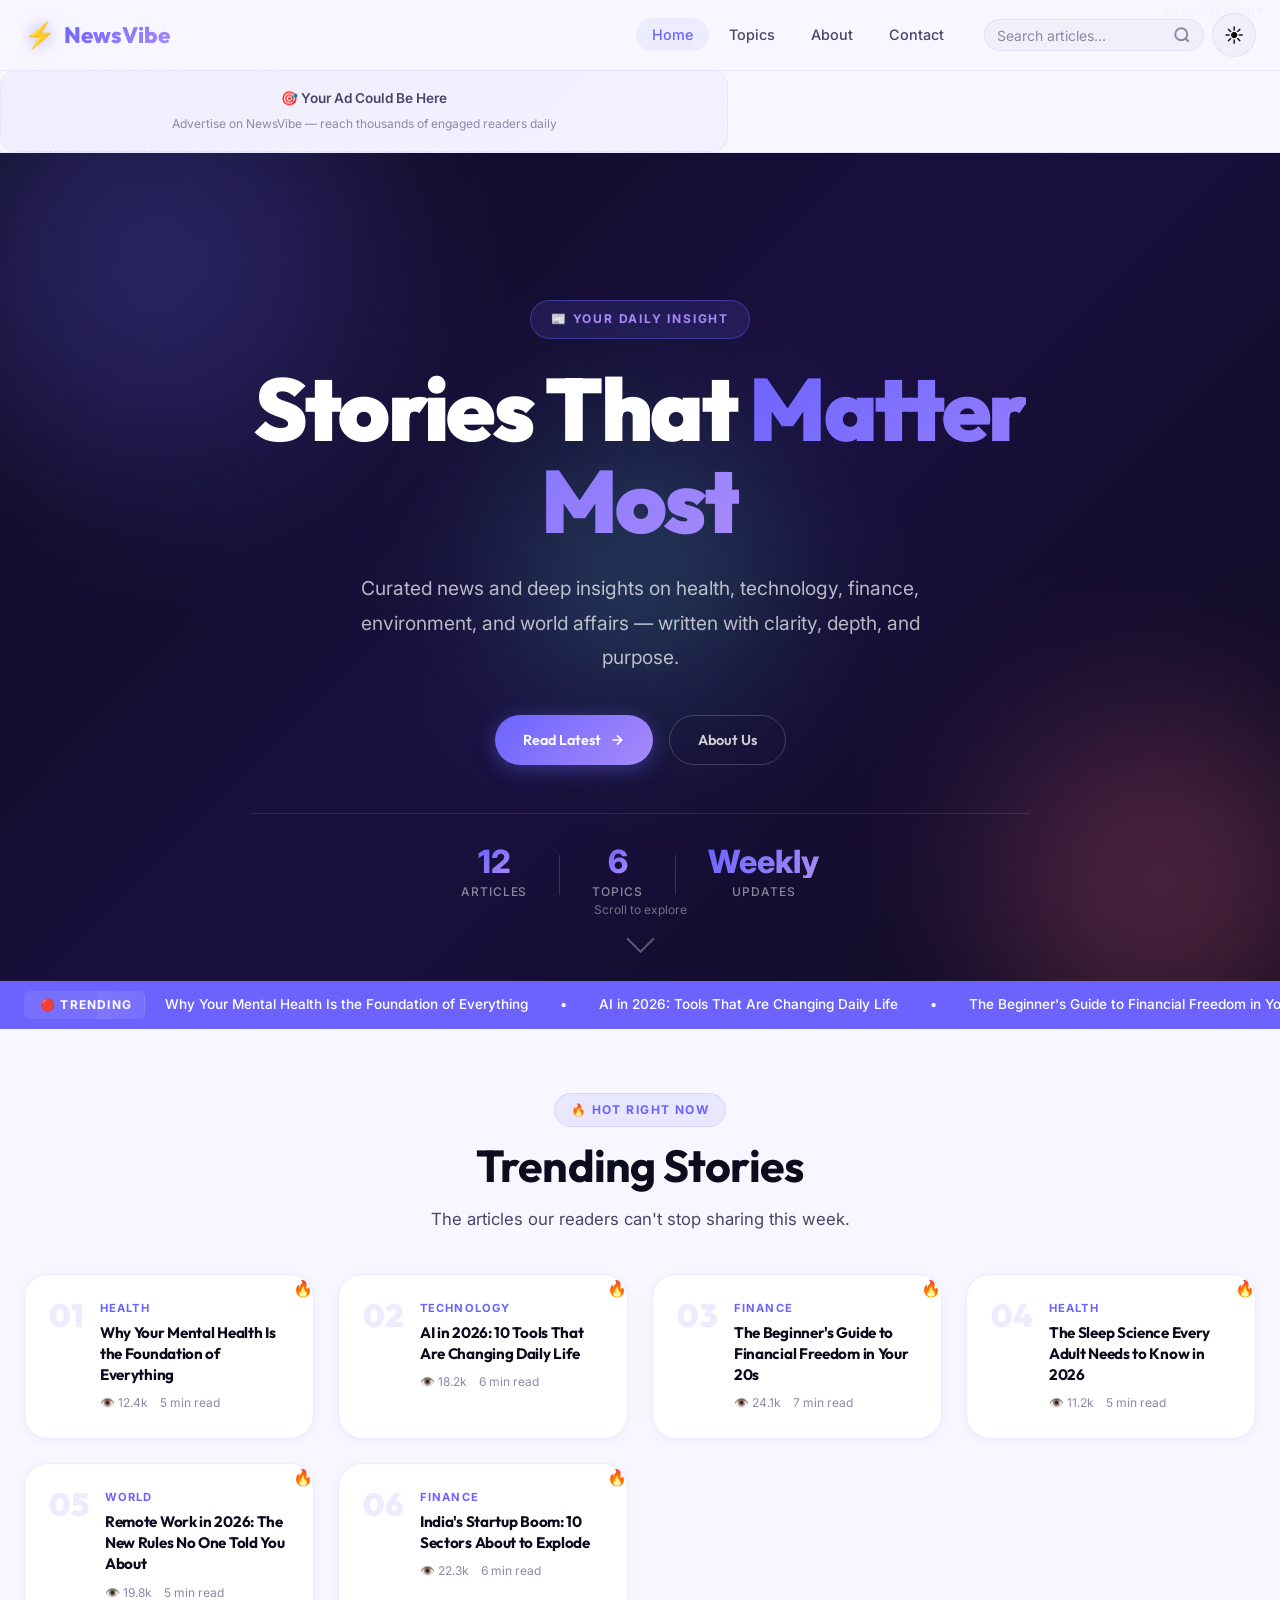
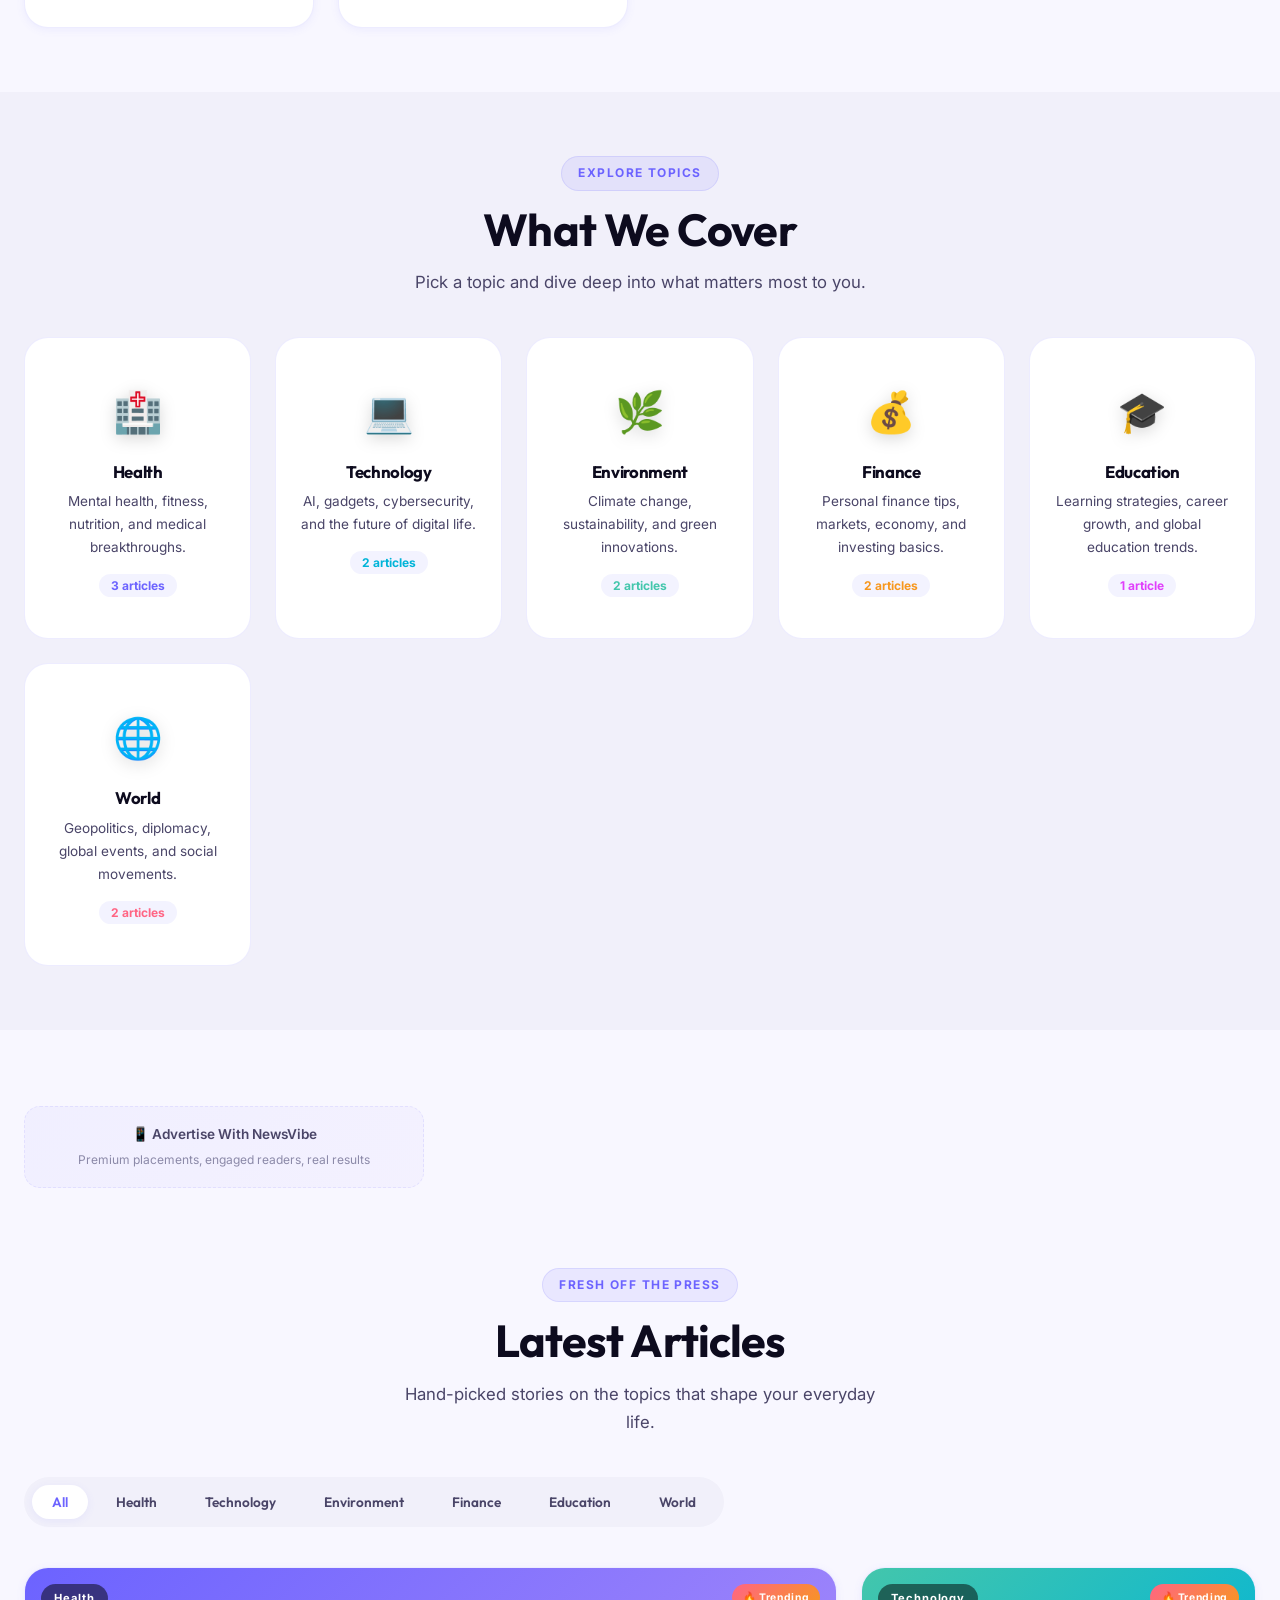
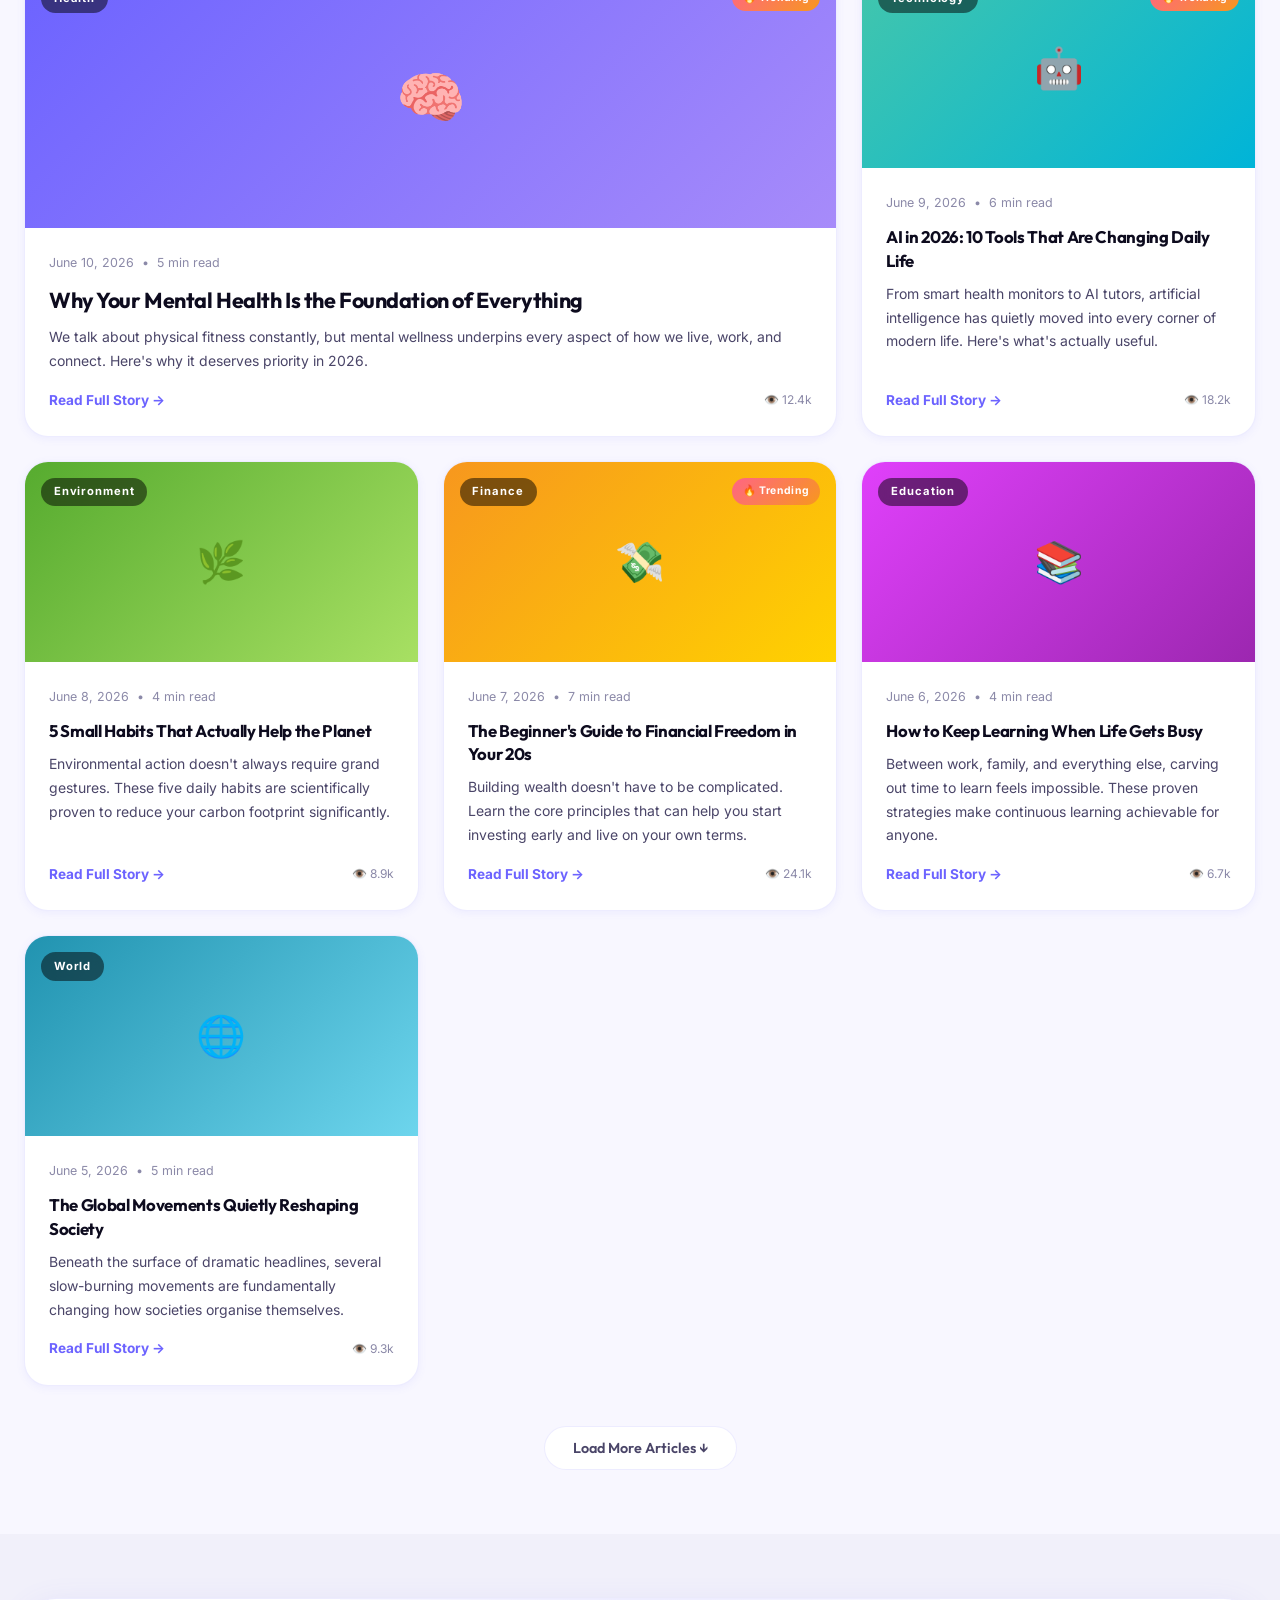
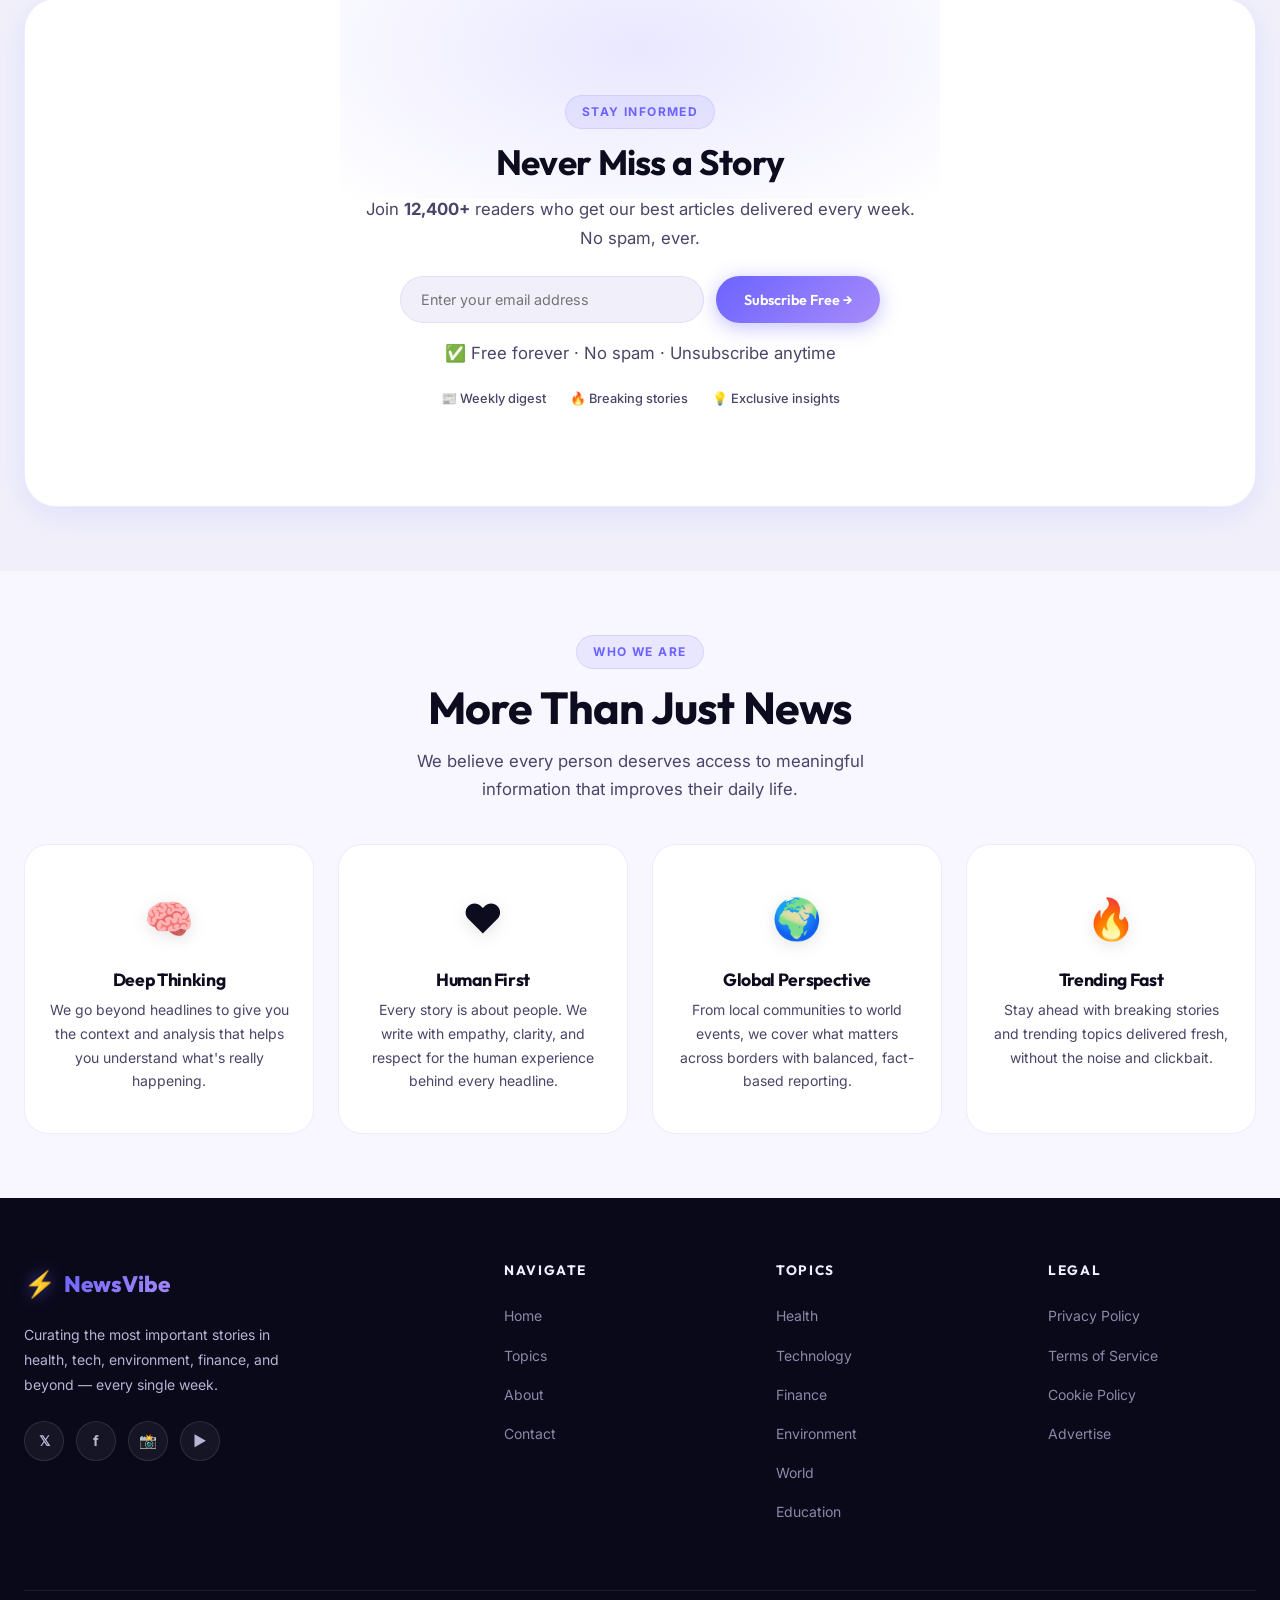
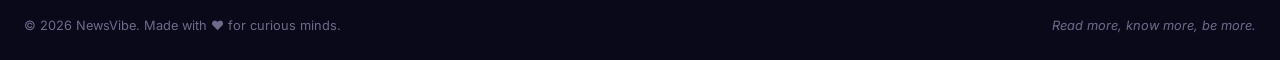
<file: index.html>
<!DOCTYPE html>
<html lang="en" data-theme="light">
<head>
  <meta charset="UTF-8" />
  <meta name="viewport" content="width=device-width, initial-scale=1.0" />

  <!-- ===== PRIMARY SEO META TAGS ===== -->
  <title>NewsVibe – Your Daily Source for Health, Tech, Finance & World News</title>
  <meta name="description" content="NewsVibe brings you curated, in-depth articles on health, technology, finance, environment, and world affairs. Stay informed, engaged, and ahead of the curve." />
  <meta name="keywords" content="news blog, health news, technology news, finance tips, world affairs, mental health, AI 2026, investing, environment" />
  <meta name="author" content="NewsVibe Editorial Team" />
  <meta name="robots" content="index, follow" />
  <meta name="google-adsense-account" content="ca-pub-1215666516680307" />
  <link rel="canonical" href="https://newsvibe.com/" />

  <!-- ===== OPEN GRAPH (Social Sharing) ===== -->
  <meta property="og:type" content="website" />
  <meta property="og:title" content="NewsVibe – Stories That Matter Most" />
  <meta property="og:description" content="Curated news and deep insights on health, technology, finance, environment, and world affairs." />
  <meta property="og:image" content="https://newsvibe.com/og-image.jpg" />
  <meta property="og:url" content="https://newsvibe.com/" />
  <meta property="og:site_name" content="NewsVibe" />

  <!-- ===== TWITTER CARD ===== -->
  <meta name="twitter:card" content="summary_large_image" />
  <meta name="twitter:title" content="NewsVibe – Stories That Matter Most" />
  <meta name="twitter:description" content="Curated news and deep insights on health, technology, finance, environment, and world affairs." />
  <meta name="twitter:image" content="https://newsvibe.com/og-image.jpg" />
  <meta name="twitter:site" content="@newsvibe" />

  <!-- ===== SCHEMA.ORG STRUCTURED DATA ===== -->
  <script type="application/ld+json">
  {
    "@context": "https://schema.org",
    "@type": "NewsMediaOrganization",
    "name": "NewsVibe",
    "url": "https://newsvibe.com",
    "logo": "https://newsvibe.com/logo.png",
    "sameAs": [
      "https://twitter.com/newsvibe",
      "https://facebook.com/newsvibe"
    ],
    "description": "NewsVibe brings curated news and insights on health, technology, finance, environment, and world affairs."
  }
  </script>

  <!-- ===== FONTS ===== -->
  <link rel="preconnect" href="https://fonts.googleapis.com" />
  <link rel="preconnect" href="https://fonts.gstatic.com" crossorigin />
  <link href="https://fonts.googleapis.com/css2?family=Outfit:wght@300;400;500;600;700;800;900&family=Playfair+Display:ital,wght@0,700;1,700&family=Inter:wght@300;400;500;600&display=swap" rel="stylesheet" />

  <!-- Google AdSense -->
  <script async src="https://pagead2.googlesyndication.com/pagead/js/adsbygoogle.js?client=ca-pub-1215666516680307"
     crossorigin="anonymous"></script>
  <script src="ads.js" defer></script>

  <link rel="stylesheet" href="style.css" />
</head>
<body>

  <!-- ===== PROGRESS BAR ===== -->
  <div class="page-progress" id="pageProgress"></div>

  <!-- ===== NAVBAR ===== -->
  <nav class="navbar" id="navbar">
    <div class="nav-container">
      <a href="index.html" class="nav-logo">
        <span class="logo-icon">⚡</span>
        <span class="logo-text">NewsVibe</span>
      </a>
      <ul class="nav-links" id="navLinks">
        <li><a href="index.html" class="nav-link active" id="nav-home">Home</a></li>
        <li><a href="category.html" class="nav-link" id="nav-topics">Topics</a></li>
        <li><a href="about.html" class="nav-link" id="nav-about">About</a></li>
        <li><a href="about.html#contact" class="nav-link" id="nav-contact">Contact</a></li>
      </ul>
      <div class="nav-right">
        <div class="search-bar" id="searchBar">
          <input type="text" id="searchInput" placeholder="Search articles…" autocomplete="off" aria-label="Search articles" />
          <button class="search-btn" id="searchBtn" aria-label="Search">
            <svg width="18" height="18" viewBox="0 0 24 24" fill="none" stroke="currentColor" stroke-width="2.5"><circle cx="11" cy="11" r="8"/><path d="m21 21-4.35-4.35"/></svg>
          </button>
        </div>
        <button class="theme-toggle" id="themeToggle" aria-label="Toggle dark mode">
          <span class="toggle-sun">☀️</span>
          <span class="toggle-moon">🌙</span>
        </button>
        <button class="hamburger" id="hamburger" aria-label="Open menu">
          <span></span><span></span><span></span>
        </button>
      </div>
    </div>
    <div class="search-results" id="searchResults"></div>
  </nav>

  <!-- ===== AD BANNER (Header – 728x90) ===== -->
  <div class="ad-slot ad-leaderboard" id="adLeaderboard" aria-label="Advertisement" data-ad-placement="home-leaderboard">
    <span class="ad-label">Advertisement</span>
    <div class="ad-slot-frame"></div>
    <div class="ad-placeholder" hidden>
      <!-- Google AdSense: Replace with your ad code -->
      <!-- <ins class="adsbygoogle" style="display:inline-block;width:728px;height:90px" data-ad-client="ca-pub-XXXXXXXX" data-ad-slot="XXXXXXXX"></ins> -->
      <div class="ad-demo-content">
        <span>🎯 Your Ad Could Be Here</span>
        <small>Advertise on NewsVibe — reach thousands of engaged readers daily</small>
      </div>
    </div>
  </div>

  <!-- ===== HERO SECTION ===== -->
  <section class="hero" id="home" aria-label="Featured hero section">
    <div class="hero-bg">
      <div class="hero-orb orb-1"></div>
      <div class="hero-orb orb-2"></div>
      <div class="hero-orb orb-3"></div>
    </div>
    <div class="hero-content">
      <div class="hero-badge reveal">📰 YOUR DAILY INSIGHT</div>
      <h1 class="hero-title reveal">
        Stories That
        <span class="gradient-text"> Matter Most</span>
      </h1>
      <p class="hero-subtitle reveal">
        Curated news and deep insights on health, technology, finance, environment, and world affairs — written with clarity, depth, and purpose.
      </p>
      <div class="hero-actions reveal">
        <a href="#latest" class="btn btn-primary" id="hero-cta-read">
          Read Latest
          <svg width="16" height="16" viewBox="0 0 24 24" fill="none" stroke="currentColor" stroke-width="2.5"><path d="M5 12h14M12 5l7 7-7 7"/></svg>
        </a>
        <a href="about.html" class="btn btn-ghost" id="hero-cta-about">About Us</a>
      </div>
      <div class="hero-stats reveal">
        <div class="stat"><span class="stat-num" id="statArticles">0</span><span class="stat-label">Articles</span></div>
        <div class="stat-divider"></div>
        <div class="stat"><span class="stat-num">6</span><span class="stat-label">Topics</span></div>
        <div class="stat-divider"></div>
        <div class="stat"><span class="stat-num">Weekly</span><span class="stat-label">Updates</span></div>
      </div>
    </div>
    <div class="scroll-indicator" aria-hidden="true">
      <span>Scroll to explore</span>
      <div class="scroll-arrow"></div>
    </div>
  </section>

  <!-- ===== TICKER ===== -->
  <div class="news-ticker" aria-label="Breaking news ticker">
    <span class="ticker-label">🔴 TRENDING</span>
    <div class="ticker-track" id="tickerTrack">
      <span>Why Your Mental Health Is the Foundation of Everything</span>
      <span>•</span>
      <span>AI in 2026: Tools That Are Changing Daily Life</span>
      <span>•</span>
      <span>The Beginner's Guide to Financial Freedom in Your 20s</span>
      <span>•</span>
      <span>Remote Work in 2026: The New Rules No One Told You</span>
      <span>•</span>
      <span>India's Startup Boom: 10 Sectors About to Explode</span>
      <span>•</span>
      <span>The Sleep Science Every Adult Needs to Know in 2026</span>
      <span>•</span>
    </div>
  </div>

  <!-- ===== TRENDING SECTION ===== -->
  <section class="trending-section" id="trending" aria-label="Trending articles">
    <div class="container">
      <div class="section-header reveal">
        <span class="section-tag">🔥 Hot Right Now</span>
        <h2 class="section-title">Trending Stories</h2>
        <p class="section-desc">The articles our readers can't stop sharing this week.</p>
      </div>
      <div class="trending-grid" id="trendingGrid">
        <!-- Dynamically populated from articles-data.js -->
      </div>
    </div>
  </section>

  <!-- ===== CATEGORIES SECTION ===== -->
  <section class="categories-section" id="categories" aria-label="Article categories">
    <div class="container">
      <div class="section-header reveal">
        <span class="section-tag">Explore Topics</span>
        <h2 class="section-title">What We Cover</h2>
        <p class="section-desc">Pick a topic and dive deep into what matters most to you.</p>
      </div>
      <div class="categories-grid" id="categoriesGrid">
        <!-- Dynamically populated -->
      </div>
    </div>
  </section>

  <!-- ===== AD RECTANGLE (Mid-Page) ===== -->
  <div class="ad-slot ad-rectangle" aria-label="Advertisement" data-ad-placement="home-mid-content">
    <span class="ad-label">Advertisement</span>
    <div class="ad-slot-frame ad-mid"></div>
    <div class="ad-placeholder ad-mid" hidden>
      <div class="ad-demo-content">
        <span>📱 Advertise With NewsVibe</span>
        <small>Premium placements, engaged readers, real results</small>
      </div>
    </div>
  </div>

  <!-- ===== LATEST ARTICLES SECTION ===== -->
  <section class="latest-section" id="latest" aria-label="Latest articles">
    <div class="container">
      <div class="section-header reveal">
        <span class="section-tag">Fresh Off The Press</span>
        <h2 class="section-title">Latest Articles</h2>
        <p class="section-desc">Hand-picked stories on the topics that shape your everyday life.</p>
      </div>

      <!-- Category Filter Tabs -->
      <div class="filter-tabs" id="filterTabs" role="tablist" aria-label="Filter articles by category">
        <!-- Dynamically populated -->
      </div>

      <!-- Articles Grid -->
      <div class="articles-grid" id="articlesGrid" role="main">
        <!-- Dynamically populated -->
      </div>

      <!-- No Results -->
      <div class="no-results" id="noResults" style="display:none" aria-live="polite">
        <span>🔍</span>
        <p>No articles found. Try a different search or topic.</p>
        <button onclick="clearSearch()" class="btn btn-primary" id="clearSearchBtn">Clear Search</button>
      </div>

      <!-- Load More -->
      <div class="load-more-wrap" id="loadMoreWrap">
        <button class="btn btn-ghost load-more" id="loadMoreBtn">Load More Articles ↓</button>
      </div>
    </div>
  </section>

  <!-- ===== NEWSLETTER SECTION ===== -->
  <section class="newsletter-section" aria-label="Newsletter signup">
    <div class="container">
      <div class="newsletter-card reveal">
        <div class="nl-glow"></div>
        <div class="nl-content">
          <span class="section-tag">Stay Informed</span>
          <h2>Never Miss a Story</h2>
          <p>Join <strong id="subscriberCount">12,400+</strong> readers who get our best articles delivered every week. No spam, ever.</p>
          <form class="nl-form" id="nlForm" onsubmit="handleSubscribe(event)" aria-label="Newsletter subscription form">
            <input type="email" id="nlEmail" placeholder="Enter your email address" required aria-label="Email address" />
            <button type="submit" class="btn btn-primary" id="nlSubmitBtn">Subscribe Free →</button>
          </form>
          <p class="nl-note">✅ Free forever · No spam · Unsubscribe anytime</p>
          <div class="nl-benefits">
            <span>📰 Weekly digest</span>
            <span>🔥 Breaking stories</span>
            <span>💡 Exclusive insights</span>
          </div>
        </div>
      </div>
    </div>
  </section>

  <!-- ===== ABOUT SECTION ===== -->
  <section class="about-section" id="about" aria-label="About NewsVibe">
    <div class="container">
      <div class="section-header reveal">
        <span class="section-tag">Who We Are</span>
        <h2 class="section-title">More Than Just News</h2>
        <p class="section-desc">We believe every person deserves access to meaningful information that improves their daily life.</p>
      </div>
      <div class="about-grid">
        <div class="about-card reveal" style="--delay: 0s">
          <div class="about-card-icon">🧠</div>
          <h3>Deep Thinking</h3>
          <p>We go beyond headlines to give you the context and analysis that helps you understand what's really happening.</p>
        </div>
        <div class="about-card reveal" style="--delay: 0.15s">
          <div class="about-card-icon">❤️</div>
          <h3>Human First</h3>
          <p>Every story is about people. We write with empathy, clarity, and respect for the human experience behind every headline.</p>
        </div>
        <div class="about-card reveal" style="--delay: 0.3s">
          <div class="about-card-icon">🌍</div>
          <h3>Global Perspective</h3>
          <p>From local communities to world events, we cover what matters across borders with balanced, fact-based reporting.</p>
        </div>
        <div class="about-card reveal" style="--delay: 0.45s">
          <div class="about-card-icon">🔥</div>
          <h3>Trending Fast</h3>
          <p>Stay ahead with breaking stories and trending topics delivered fresh, without the noise and clickbait.</p>
        </div>
      </div>
    </div>
  </section>

  <!-- ===== FOOTER ===== -->
  <footer class="footer" aria-label="Site footer">
    <div class="container">
      <div class="footer-top">
        <div class="footer-brand">
          <a href="index.html" class="nav-logo"><span class="logo-icon">⚡</span><span class="logo-text">NewsVibe</span></a>
          <p>Curating the most important stories in health, tech, environment, finance, and beyond — every single week.</p>
          <div class="social-links">
            <a href="#" class="social-btn" aria-label="Twitter/X" id="footer-twitter">𝕏</a>
            <a href="#" class="social-btn" aria-label="Facebook" id="footer-facebook">f</a>
            <a href="#" class="social-btn" aria-label="Instagram" id="footer-instagram">📸</a>
            <a href="#" class="social-btn" aria-label="YouTube" id="footer-youtube">▶</a>
          </div>
        </div>
        <div class="footer-links-group">
          <h4>Navigate</h4>
          <ul>
            <li><a href="index.html">Home</a></li>
            <li><a href="category.html">Topics</a></li>
            <li><a href="about.html">About</a></li>
            <li><a href="about.html#contact">Contact</a></li>
          </ul>
        </div>
        <div class="footer-links-group">
          <h4>Topics</h4>
          <ul>
            <li><a href="category.html?cat=Health">Health</a></li>
            <li><a href="category.html?cat=Technology">Technology</a></li>
            <li><a href="category.html?cat=Finance">Finance</a></li>
            <li><a href="category.html?cat=Environment">Environment</a></li>
            <li><a href="category.html?cat=World">World</a></li>
            <li><a href="category.html?cat=Education">Education</a></li>
          </ul>
        </div>
        <div class="footer-links-group">
          <h4>Legal</h4>
          <ul>
            <li><a href="#">Privacy Policy</a></li>
            <li><a href="#">Terms of Service</a></li>
            <li><a href="#">Cookie Policy</a></li>
            <li><a href="#">Advertise</a></li>
          </ul>
        </div>
      </div>
      <div class="footer-bottom">
        <p>© 2026 NewsVibe. Made with ❤️ for curious minds.</p>
        <p class="footer-tagline">Read more, know more, be more.</p>
      </div>
    </div>
  </footer>

  <!-- ===== BACK TO TOP ===== -->
  <button class="back-to-top" id="backToTop" aria-label="Back to top" title="Back to top">↑</button>

  <!-- ===== MOBILE STICKY AD ===== -->
  <div class="ad-sticky-mobile" id="adStickyMobile" aria-label="Advertisement" hidden>
    <button class="ad-close" id="adStickyClose" aria-label="Close ad">✕</button>
    <div class="ad-demo-content">
      <span>📢 Advertise Here</span>
    </div>
  </div>

  <!-- ===== TOAST ===== -->
  <div class="toast" id="toast" role="alert" aria-live="assertive"></div>

  <script src="articles-data.js"></script>
  <script src="script.js"></script>
</body>
</html>
</file>
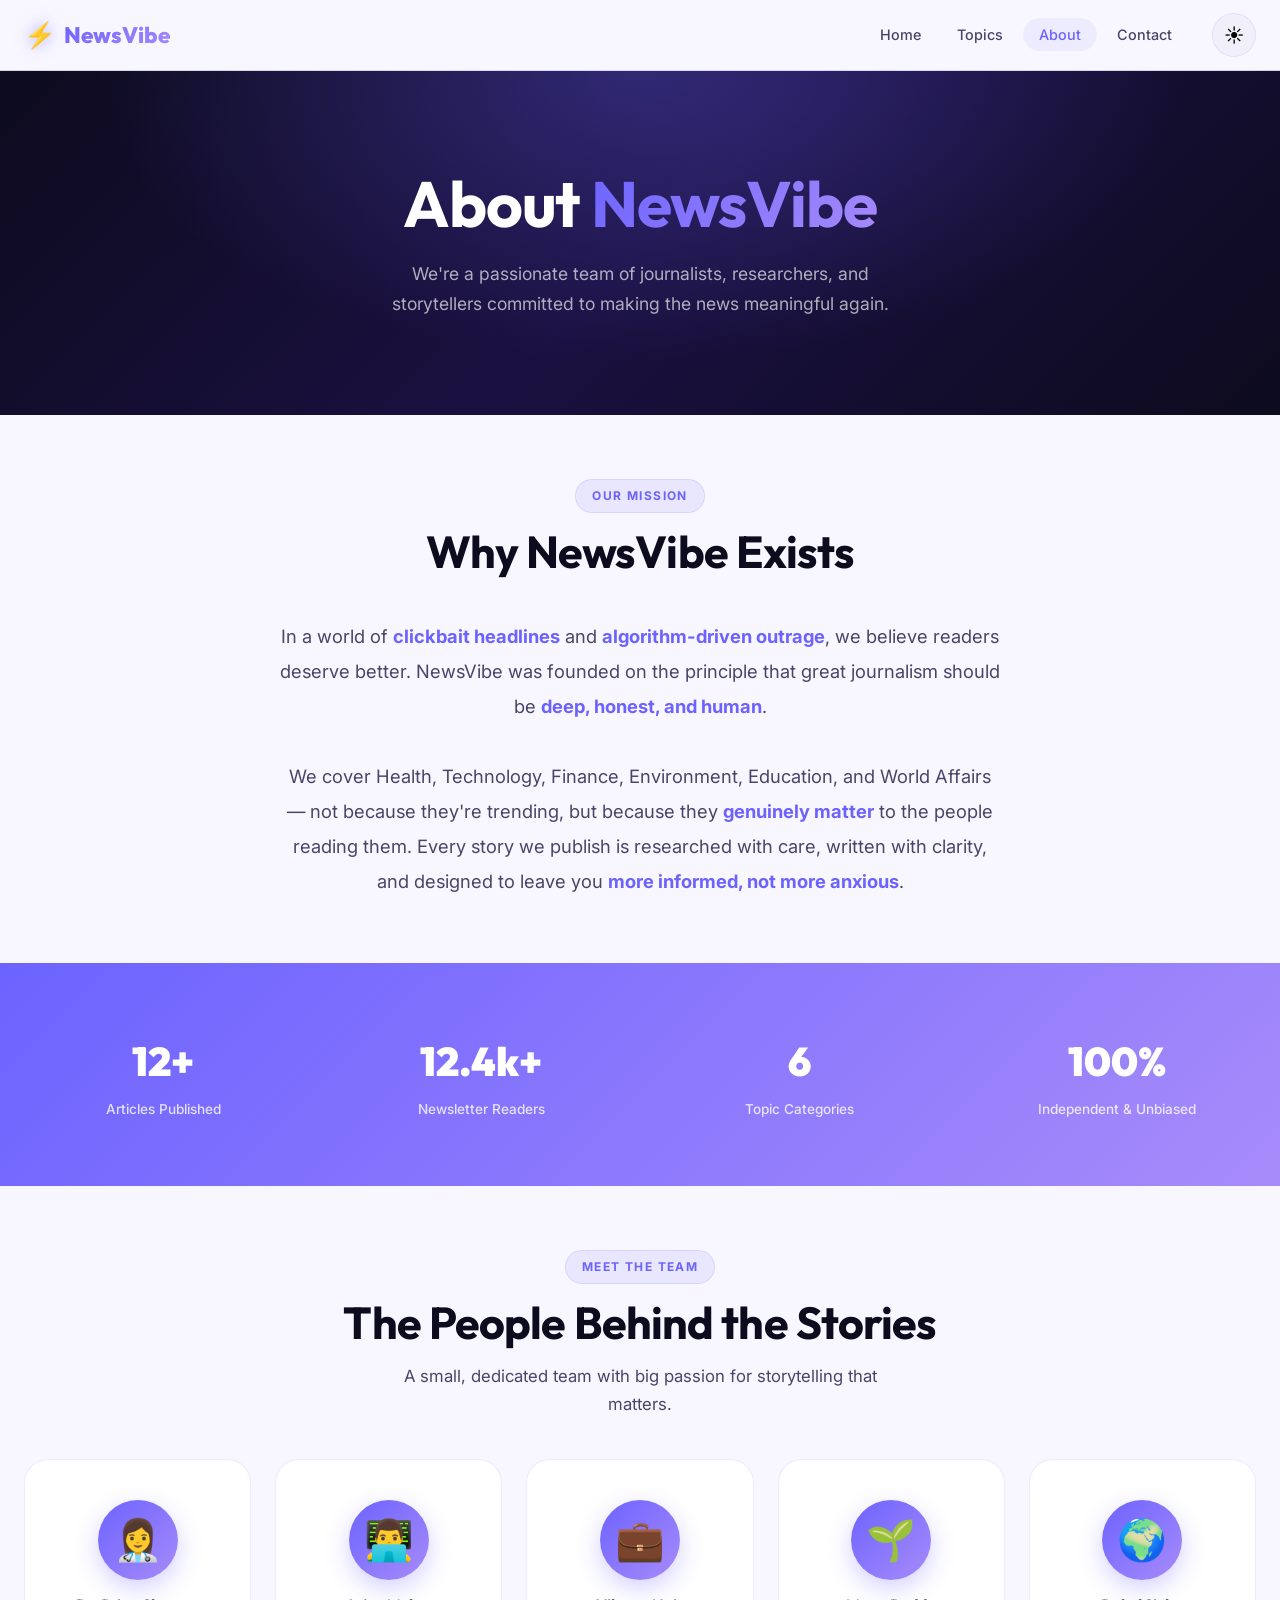
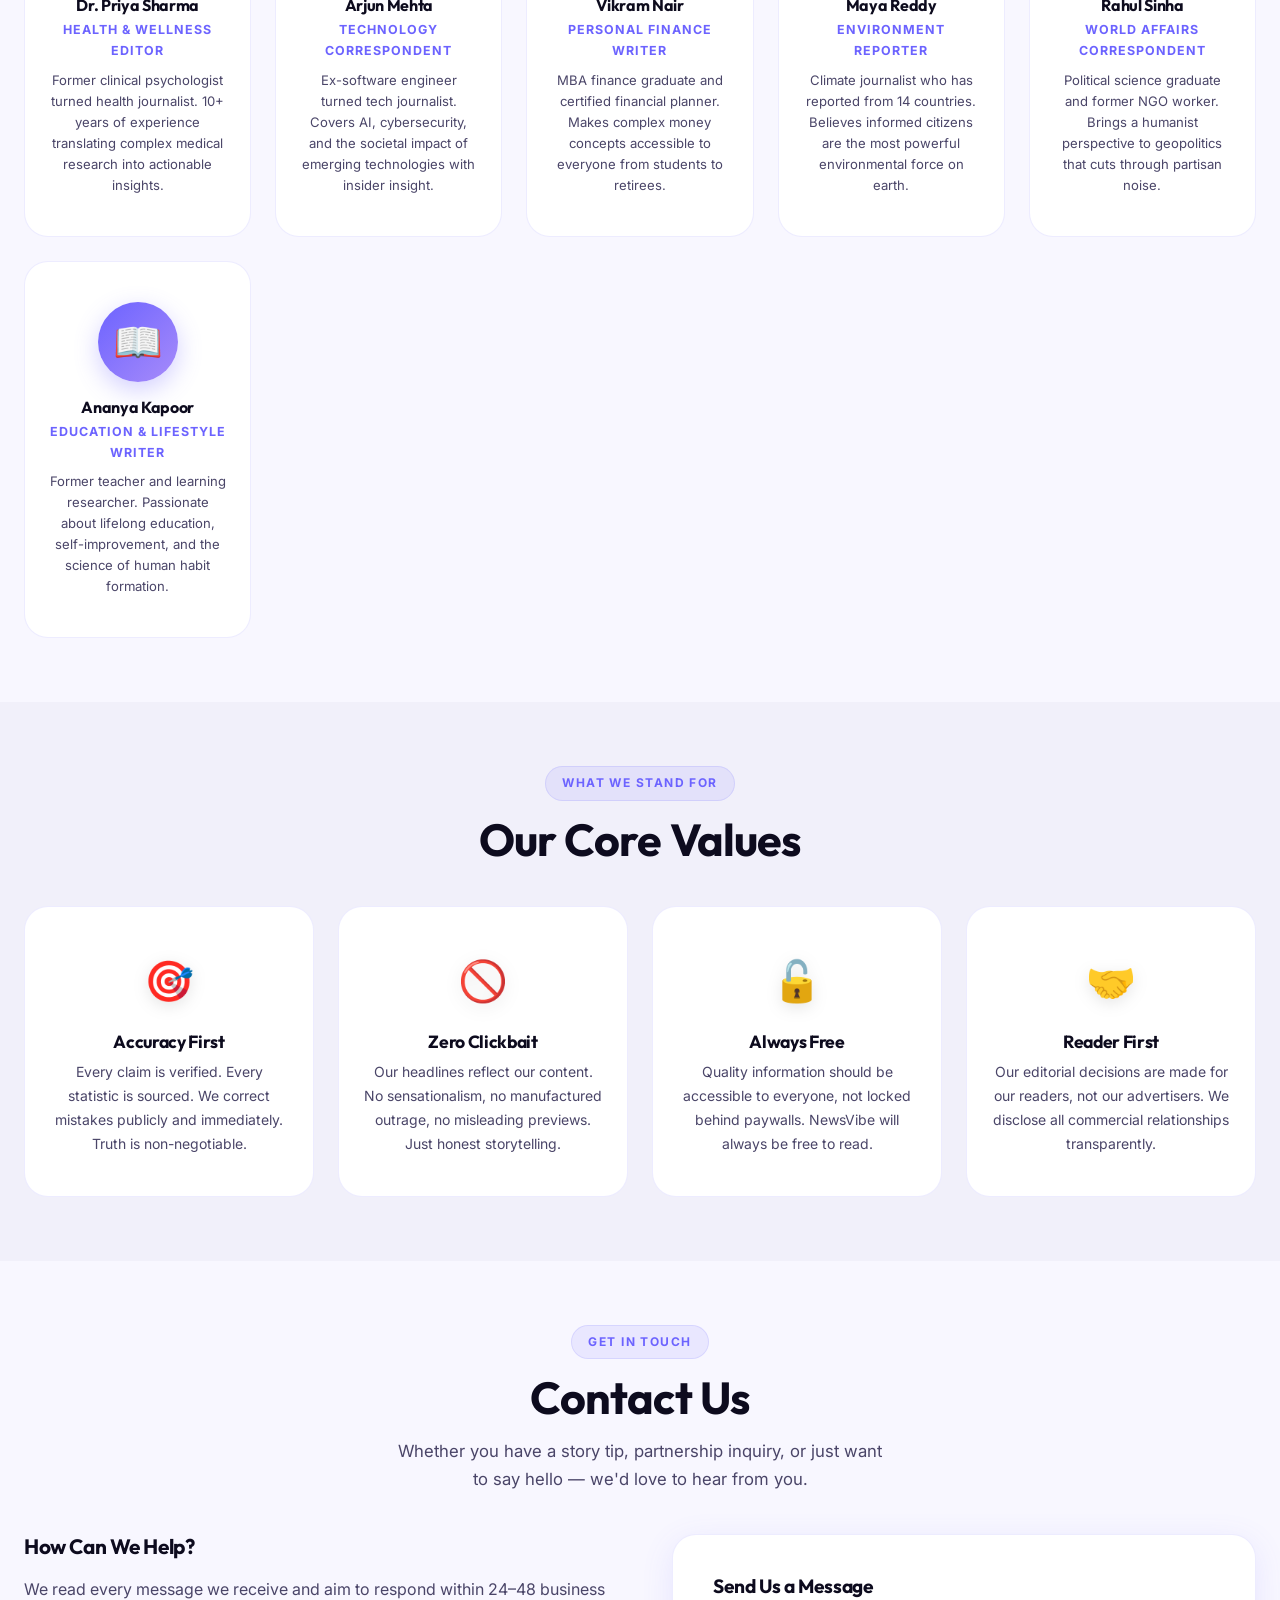
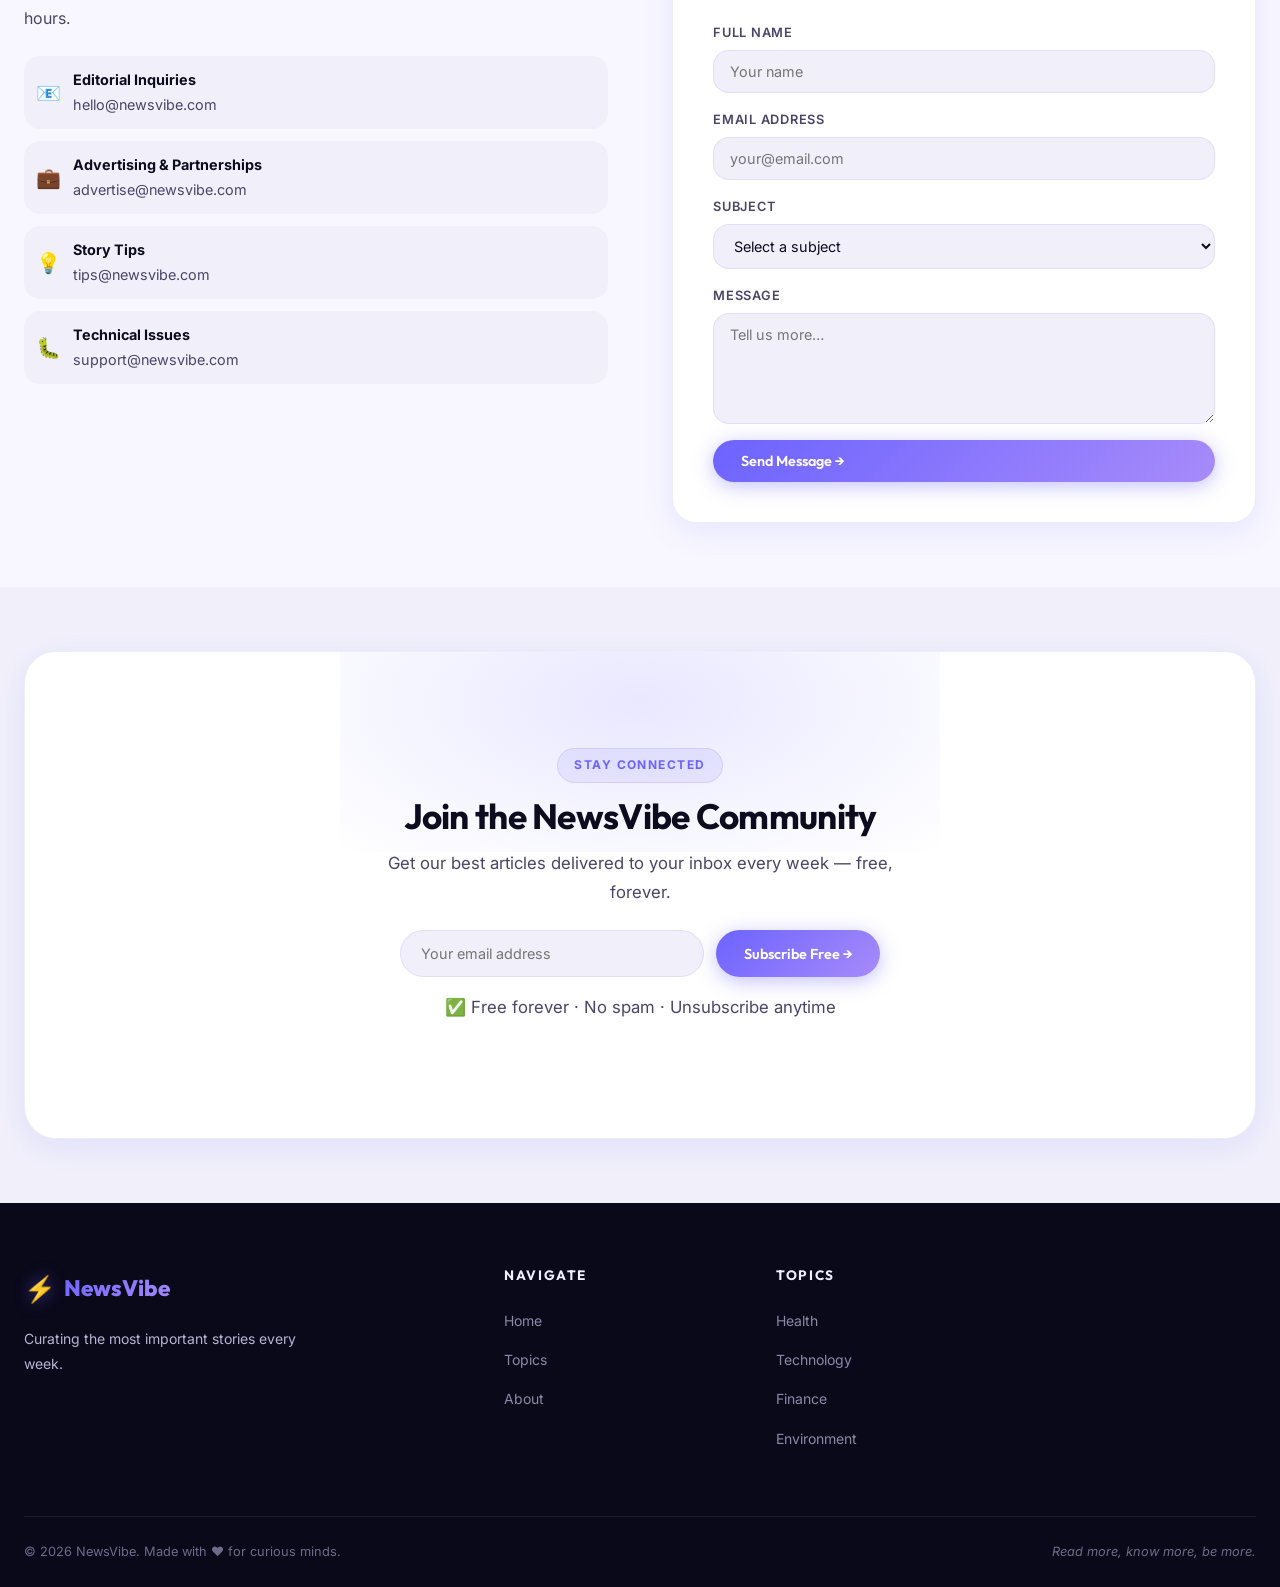
<file: about.html>
<!DOCTYPE html>
<html lang="en" data-theme="light">
<head>
  <meta charset="UTF-8" />
  <meta name="viewport" content="width=device-width, initial-scale=1.0" />
  <title>About Us – NewsVibe | Our Mission, Team & Contact</title>
  <meta name="description" content="Learn about NewsVibe's mission to bring you meaningful, depth-driven news. Meet our team and get in touch with us." />
  <meta name="robots" content="index, follow" />
  <meta name="google-adsense-account" content="ca-pub-1215666516680307" />

  <link rel="preconnect" href="https://fonts.googleapis.com" />
  <link rel="preconnect" href="https://fonts.gstatic.com" crossorigin />
  <link href="https://fonts.googleapis.com/css2?family=Outfit:wght@300;400;500;600;700;800;900&family=Inter:wght@300;400;500;600&display=swap" rel="stylesheet" />

  <!-- Google AdSense -->
  <script async src="https://pagead2.googlesyndication.com/pagead/js/adsbygoogle.js?client=ca-pub-1215666516680307"
     crossorigin="anonymous"></script>

  <link rel="stylesheet" href="style.css" />

  <style>
    .about-page {
      max-width: var(--max-width);
      margin: 0 auto;
      padding: calc(var(--nav-height) + var(--sp-xl)) var(--sp-md) var(--sp-xl);
    }

    .about-hero {
      text-align: center;
      padding: var(--sp-xl) 0;
      background: var(--grad-hero);
      margin-top: var(--nav-height);
      padding: var(--sp-2xl) var(--sp-md);
      position: relative;
      overflow: hidden;
    }

    .about-hero::before {
      content: '';
      position: absolute;
      inset: 0;
      background: radial-gradient(ellipse at center top, rgba(108,99,255,0.3), transparent 60%);
    }

    .about-hero h1 { color: white; font-size: clamp(2.2rem, 5vw, 4rem); position: relative; z-index: 1; }
    .about-hero p { color: rgba(255,255,255,0.65); font-size: 1.1rem; max-width: 550px; margin: 1rem auto 0; position: relative; z-index: 1; }

    .about-section-inner {
      max-width: var(--max-width);
      margin: 0 auto;
      padding: var(--sp-xl) var(--sp-md);
    }

    .mission-text {
      max-width: 720px;
      margin: 0 auto;
      text-align: center;
      font-size: 1.15rem;
      line-height: 1.9;
      color: var(--text-secondary);
    }

    .mission-text strong { color: var(--accent); }

    .team-grid {
      display: grid;
      grid-template-columns: repeat(auto-fit, minmax(220px, 1fr));
      gap: var(--sp-md);
      margin-top: var(--sp-lg);
    }

    .team-card {
      background: var(--bg-card);
      border: 1px solid var(--border);
      border-radius: var(--r-lg);
      padding: var(--sp-lg) var(--sp-md);
      text-align: center;
      transition: all var(--t-mid);
    }

    .team-card:hover {
      transform: translateY(-6px);
      box-shadow: var(--shadow-lg);
      border-color: var(--accent);
    }

    .team-avatar {
      width: 80px;
      height: 80px;
      border-radius: 50%;
      background: var(--grad-brand);
      display: flex;
      align-items: center;
      justify-content: center;
      font-size: 2.5rem;
      margin: 0 auto var(--sp-sm);
      box-shadow: 0 8px 24px rgba(108,99,255,0.3);
    }

    .team-card h3 { font-size: 1rem; margin-bottom: 4px; }
    .team-card .team-role { font-size: 0.78rem; color: var(--accent); font-weight: 700; text-transform: uppercase; letter-spacing: 0.08em; margin-bottom: 0.5rem; }
    .team-card p { font-size: 0.82rem; color: var(--text-secondary); line-height: 1.6; }

    .stats-strip {
      background: var(--grad-brand);
      padding: var(--sp-xl) var(--sp-md);
    }

    .stats-strip-inner {
      max-width: var(--max-width);
      margin: 0 auto;
      display: grid;
      grid-template-columns: repeat(4, 1fr);
      text-align: center;
      gap: var(--sp-lg);
    }

    .strip-stat { color: white; }
    .strip-stat .s-num { font-size: 2.5rem; font-weight: 900; font-family: var(--font-heading); display: block; }
    .strip-stat .s-label { font-size: 0.85rem; opacity: 0.8; font-weight: 500; }

    /* Contact */
    .contact-grid {
      display: grid;
      grid-template-columns: 1fr 1fr;
      gap: var(--sp-xl);
      align-items: flex-start;
    }

    .contact-info h3 { font-size: 1.3rem; margin-bottom: var(--sp-sm); }
    .contact-info p { color: var(--text-secondary); margin-bottom: var(--sp-md); line-height: 1.8; }

    .contact-detail {
      display: flex;
      align-items: center;
      gap: 0.75rem;
      padding: 0.75rem;
      background: var(--surface);
      border-radius: var(--r-md);
      margin-bottom: 0.75rem;
      font-size: 0.9rem;
      color: var(--text-secondary);
    }

    .contact-detail span:first-child { font-size: 1.25rem; flex-shrink: 0; }
    .contact-detail strong { color: var(--text-primary); }

    .contact-form {
      background: var(--bg-card);
      border: 1px solid var(--border);
      border-radius: var(--r-lg);
      padding: var(--sp-lg);
      display: flex;
      flex-direction: column;
      gap: var(--sp-sm);
      box-shadow: var(--shadow-md);
    }

    .contact-form h3 { font-size: 1.2rem; margin-bottom: 0.5rem; }

    .form-group { display: flex; flex-direction: column; gap: 0.4rem; }
    .form-group label { font-size: 0.8rem; font-weight: 600; color: var(--text-secondary); text-transform: uppercase; letter-spacing: 0.06em; }

    .contact-form input,
    .contact-form select,
    .contact-form textarea {
      padding: 0.75rem 1rem;
      border: 1.5px solid var(--border);
      border-radius: var(--r-md);
      background: var(--surface);
      color: var(--text-primary);
      font-size: 0.9rem;
      font-family: var(--font-body);
      outline: none;
      transition: border-color var(--t-fast), box-shadow var(--t-fast);
      resize: vertical;
    }

    .contact-form input:focus,
    .contact-form select:focus,
    .contact-form textarea:focus {
      border-color: var(--accent);
      box-shadow: 0 0 0 3px var(--accent-glow);
    }

    @media (max-width: 768px) {
      .contact-grid { grid-template-columns: 1fr; }
      .stats-strip-inner { grid-template-columns: repeat(2, 1fr); }
    }

    @media (max-width: 480px) {
      .stats-strip-inner { grid-template-columns: 1fr 1fr; }
    }
  </style>
</head>
<body>

  <div class="page-progress" id="pageProgress"></div>

  <nav class="navbar" id="navbar">
    <div class="nav-container">
      <a href="index.html" class="nav-logo">
        <span class="logo-icon">⚡</span>
        <span class="logo-text">NewsVibe</span>
      </a>
      <ul class="nav-links" id="navLinks">
        <li><a href="index.html" class="nav-link">Home</a></li>
        <li><a href="category.html" class="nav-link">Topics</a></li>
        <li><a href="about.html" class="nav-link active">About</a></li>
        <li><a href="about.html#contact" class="nav-link">Contact</a></li>
      </ul>
      <div class="nav-right">
        <button class="theme-toggle" id="themeToggle" aria-label="Toggle dark mode">
          <span class="toggle-sun">☀️</span>
          <span class="toggle-moon">🌙</span>
        </button>
        <button class="hamburger" id="hamburger" aria-label="Open menu">
          <span></span><span></span><span></span>
        </button>
      </div>
    </div>
  </nav>

  <!-- Hero -->
  <div class="about-hero">
    <h1>About <span class="gradient-text">NewsVibe</span></h1>
    <p>We're a passionate team of journalists, researchers, and storytellers committed to making the news meaningful again.</p>
  </div>

  <!-- Mission -->
  <section class="about-section" style="padding: var(--sp-xl) 0;">
    <div class="container">
      <div class="section-header reveal">
        <span class="section-tag">Our Mission</span>
        <h2 class="section-title">Why NewsVibe Exists</h2>
      </div>
      <p class="mission-text reveal">
        In a world of <strong>clickbait headlines</strong> and <strong>algorithm-driven outrage</strong>, we believe readers deserve better.
        NewsVibe was founded on the principle that great journalism should be <strong>deep, honest, and human</strong>.
        <br><br>
        We cover Health, Technology, Finance, Environment, Education, and World Affairs — not because they're trending,
        but because they <strong>genuinely matter</strong> to the people reading them.
        Every story we publish is researched with care, written with clarity, and designed to leave you <strong>more informed, not more anxious</strong>.
      </p>
    </div>
  </section>

  <!-- Stats -->
  <div class="stats-strip">
    <div class="stats-strip-inner">
      <div class="strip-stat reveal">
        <span class="s-num">12+</span>
        <span class="s-label">Articles Published</span>
      </div>
      <div class="strip-stat reveal">
        <span class="s-num">12.4k+</span>
        <span class="s-label">Newsletter Readers</span>
      </div>
      <div class="strip-stat reveal">
        <span class="s-num">6</span>
        <span class="s-label">Topic Categories</span>
      </div>
      <div class="strip-stat reveal">
        <span class="s-num">100%</span>
        <span class="s-label">Independent & Unbiased</span>
      </div>
    </div>
  </div>

  <!-- Team -->
  <section class="about-section" style="padding: var(--sp-xl) 0;">
    <div class="container">
      <div class="section-header reveal">
        <span class="section-tag">Meet the Team</span>
        <h2 class="section-title">The People Behind the Stories</h2>
        <p class="section-desc">A small, dedicated team with big passion for storytelling that matters.</p>
      </div>
      <div class="team-grid">
        <div class="team-card reveal">
          <div class="team-avatar">👩‍⚕️</div>
          <h3>Dr. Priya Sharma</h3>
          <div class="team-role">Health & Wellness Editor</div>
          <p>Former clinical psychologist turned health journalist. 10+ years of experience translating complex medical research into actionable insights.</p>
        </div>
        <div class="team-card reveal">
          <div class="team-avatar">👨‍💻</div>
          <h3>Arjun Mehta</h3>
          <div class="team-role">Technology Correspondent</div>
          <p>Ex-software engineer turned tech journalist. Covers AI, cybersecurity, and the societal impact of emerging technologies with insider insight.</p>
        </div>
        <div class="team-card reveal">
          <div class="team-avatar">💼</div>
          <h3>Vikram Nair</h3>
          <div class="team-role">Personal Finance Writer</div>
          <p>MBA finance graduate and certified financial planner. Makes complex money concepts accessible to everyone from students to retirees.</p>
        </div>
        <div class="team-card reveal">
          <div class="team-avatar">🌱</div>
          <h3>Maya Reddy</h3>
          <div class="team-role">Environment Reporter</div>
          <p>Climate journalist who has reported from 14 countries. Believes informed citizens are the most powerful environmental force on earth.</p>
        </div>
        <div class="team-card reveal">
          <div class="team-avatar">🌍</div>
          <h3>Rahul Sinha</h3>
          <div class="team-role">World Affairs Correspondent</div>
          <p>Political science graduate and former NGO worker. Brings a humanist perspective to geopolitics that cuts through partisan noise.</p>
        </div>
        <div class="team-card reveal">
          <div class="team-avatar">📖</div>
          <h3>Ananya Kapoor</h3>
          <div class="team-role">Education & Lifestyle Writer</div>
          <p>Former teacher and learning researcher. Passionate about lifelong education, self-improvement, and the science of human habit formation.</p>
        </div>
      </div>
    </div>
  </section>

  <!-- Values -->
  <section class="about-section" style="background: var(--surface); padding: var(--sp-xl) 0;">
    <div class="container">
      <div class="section-header reveal">
        <span class="section-tag">What We Stand For</span>
        <h2 class="section-title">Our Core Values</h2>
      </div>
      <div class="about-grid">
        <div class="about-card reveal" style="--delay:0s">
          <div class="about-card-icon">🎯</div>
          <h3>Accuracy First</h3>
          <p>Every claim is verified. Every statistic is sourced. We correct mistakes publicly and immediately. Truth is non-negotiable.</p>
        </div>
        <div class="about-card reveal" style="--delay:0.1s">
          <div class="about-card-icon">🚫</div>
          <h3>Zero Clickbait</h3>
          <p>Our headlines reflect our content. No sensationalism, no manufactured outrage, no misleading previews. Just honest storytelling.</p>
        </div>
        <div class="about-card reveal" style="--delay:0.2s">
          <div class="about-card-icon">🔓</div>
          <h3>Always Free</h3>
          <p>Quality information should be accessible to everyone, not locked behind paywalls. NewsVibe will always be free to read.</p>
        </div>
        <div class="about-card reveal" style="--delay:0.3s">
          <div class="about-card-icon">🤝</div>
          <h3>Reader First</h3>
          <p>Our editorial decisions are made for our readers, not our advertisers. We disclose all commercial relationships transparently.</p>
        </div>
      </div>
    </div>
  </section>

  <!-- Contact -->
  <section class="about-section" id="contact" style="padding: var(--sp-xl) 0;">
    <div class="container">
      <div class="section-header reveal">
        <span class="section-tag">Get In Touch</span>
        <h2 class="section-title">Contact Us</h2>
        <p class="section-desc">Whether you have a story tip, partnership inquiry, or just want to say hello — we'd love to hear from you.</p>
      </div>
      <div class="contact-grid">
        <div class="contact-info reveal">
          <h3>How Can We Help?</h3>
          <p>We read every message we receive and aim to respond within 24–48 business hours.</p>

          <div class="contact-detail">
            <span>📧</span>
            <div><strong>Editorial Inquiries</strong><br>hello@newsvibe.com</div>
          </div>
          <div class="contact-detail">
            <span>💼</span>
            <div><strong>Advertising & Partnerships</strong><br>advertise@newsvibe.com</div>
          </div>
          <div class="contact-detail">
            <span>💡</span>
            <div><strong>Story Tips</strong><br>tips@newsvibe.com</div>
          </div>
          <div class="contact-detail">
            <span>🐛</span>
            <div><strong>Technical Issues</strong><br>support@newsvibe.com</div>
          </div>
        </div>

        <form class="contact-form reveal" onsubmit="submitContact(event)" aria-label="Contact form">
          <h3>Send Us a Message</h3>
          <div class="form-group">
            <label for="contactName">Full Name</label>
            <input type="text" id="contactName" placeholder="Your name" required />
          </div>
          <div class="form-group">
            <label for="contactEmail">Email Address</label>
            <input type="email" id="contactEmail" placeholder="your@email.com" required />
          </div>
          <div class="form-group">
            <label for="contactSubject">Subject</label>
            <select id="contactSubject">
              <option value="">Select a subject</option>
              <option>Story Tip</option>
              <option>Advertising Inquiry</option>
              <option>Partnership</option>
              <option>Editorial Feedback</option>
              <option>Technical Issue</option>
              <option>Other</option>
            </select>
          </div>
          <div class="form-group">
            <label for="contactMessage">Message</label>
            <textarea id="contactMessage" rows="5" placeholder="Tell us more…" required></textarea>
          </div>
          <button type="submit" class="btn btn-primary" id="contactSubmitBtn">Send Message →</button>
        </form>
      </div>
    </div>
  </section>

  <!-- Newsletter -->
  <section class="newsletter-section">
    <div class="container">
      <div class="newsletter-card reveal">
        <div class="nl-glow"></div>
        <div class="nl-content">
          <span class="section-tag">Stay Connected</span>
          <h2>Join the NewsVibe Community</h2>
          <p>Get our best articles delivered to your inbox every week — free, forever.</p>
          <form class="nl-form" onsubmit="handleSubscribe(event)">
            <input type="email" id="nlEmail" placeholder="Your email address" required />
            <button type="submit" class="btn btn-primary">Subscribe Free →</button>
          </form>
          <p class="nl-note">✅ Free forever · No spam · Unsubscribe anytime</p>
        </div>
      </div>
    </div>
  </section>

  <footer class="footer">
    <div class="container">
      <div class="footer-top">
        <div class="footer-brand">
          <a href="index.html" class="nav-logo"><span class="logo-icon">⚡</span><span class="logo-text">NewsVibe</span></a>
          <p>Curating the most important stories every week.</p>
        </div>
        <div class="footer-links-group">
          <h4>Navigate</h4>
          <ul>
            <li><a href="index.html">Home</a></li>
            <li><a href="category.html">Topics</a></li>
            <li><a href="about.html">About</a></li>
          </ul>
        </div>
        <div class="footer-links-group">
          <h4>Topics</h4>
          <ul>
            <li><a href="category.html?cat=Health">Health</a></li>
            <li><a href="category.html?cat=Technology">Technology</a></li>
            <li><a href="category.html?cat=Finance">Finance</a></li>
            <li><a href="category.html?cat=Environment">Environment</a></li>
          </ul>
        </div>
      </div>
      <div class="footer-bottom">
        <p>© 2026 NewsVibe. Made with ❤️ for curious minds.</p>
        <p class="footer-tagline">Read more, know more, be more.</p>
      </div>
    </div>
  </footer>

  <button class="back-to-top" id="backToTop" aria-label="Back to top">↑</button>
  <div class="toast" id="toast" role="alert"></div>

  <script>
    (function () {
      "use strict";
      const savedTheme = localStorage.getItem("nv-theme") || "light";
      document.documentElement.setAttribute("data-theme", savedTheme);

      const themeToggle = document.getElementById("themeToggle");
      if (themeToggle) {
        themeToggle.addEventListener("click", () => {
          const cur = document.documentElement.getAttribute("data-theme");
          const next = cur === "dark" ? "light" : "dark";
          document.documentElement.setAttribute("data-theme", next);
          localStorage.setItem("nv-theme", next);
        });
      }

      const navbar = document.getElementById("navbar");
      const backToTop = document.getElementById("backToTop");
      const pageProgress = document.getElementById("pageProgress");
      window.addEventListener("scroll", () => {
        if (navbar) navbar.classList.toggle("scrolled", window.scrollY > 50);
        if (backToTop) backToTop.classList.toggle("visible", window.scrollY > 500);
        if (pageProgress) {
          const t = document.documentElement.scrollHeight - window.innerHeight;
          pageProgress.style.width = (t > 0 ? (window.scrollY / t) * 100 : 0) + "%";
        }
      }, { passive: true });

      if (backToTop) backToTop.addEventListener("click", () => window.scrollTo({ top: 0, behavior: "smooth" }));

      const hamburger = document.getElementById("hamburger");
      const navLinks = document.getElementById("navLinks");
      if (hamburger && navLinks) {
        hamburger.addEventListener("click", () => navLinks.classList.toggle("open"));
      }

      const toast = document.getElementById("toast");
      function showToast(msg) {
        if (!toast) return;
        toast.textContent = msg;
        toast.classList.add("show");
        setTimeout(() => toast.classList.remove("show"), 3500);
      }

      window.handleSubscribe = function (e) {
        e.preventDefault();
        const el = document.getElementById("nlEmail");
        if (el) el.value = "";
        showToast("🎉 You're now subscribed to NewsVibe!");
      };

      window.submitContact = function (e) {
        e.preventDefault();
        const btn = document.getElementById("contactSubmitBtn");
        if (btn) { btn.textContent = "Sending…"; btn.disabled = true; }
        setTimeout(() => {
          document.getElementById("contactName").value = "";
          document.getElementById("contactEmail").value = "";
          document.getElementById("contactMessage").value = "";
          if (btn) { btn.textContent = "Send Message →"; btn.disabled = false; }
          showToast("✅ Message sent! We'll get back to you within 48 hours.");
        }, 1200);
      };

      const revealObs = new IntersectionObserver((entries) => {
        entries.forEach(e => { if (e.isIntersecting) { e.target.classList.add("visible"); revealObs.unobserve(e.target); } });
      }, { threshold: 0.1 });
      document.querySelectorAll(".reveal").forEach(el => revealObs.observe(el));

    })();
  </script>
</body>
</html>
</file>
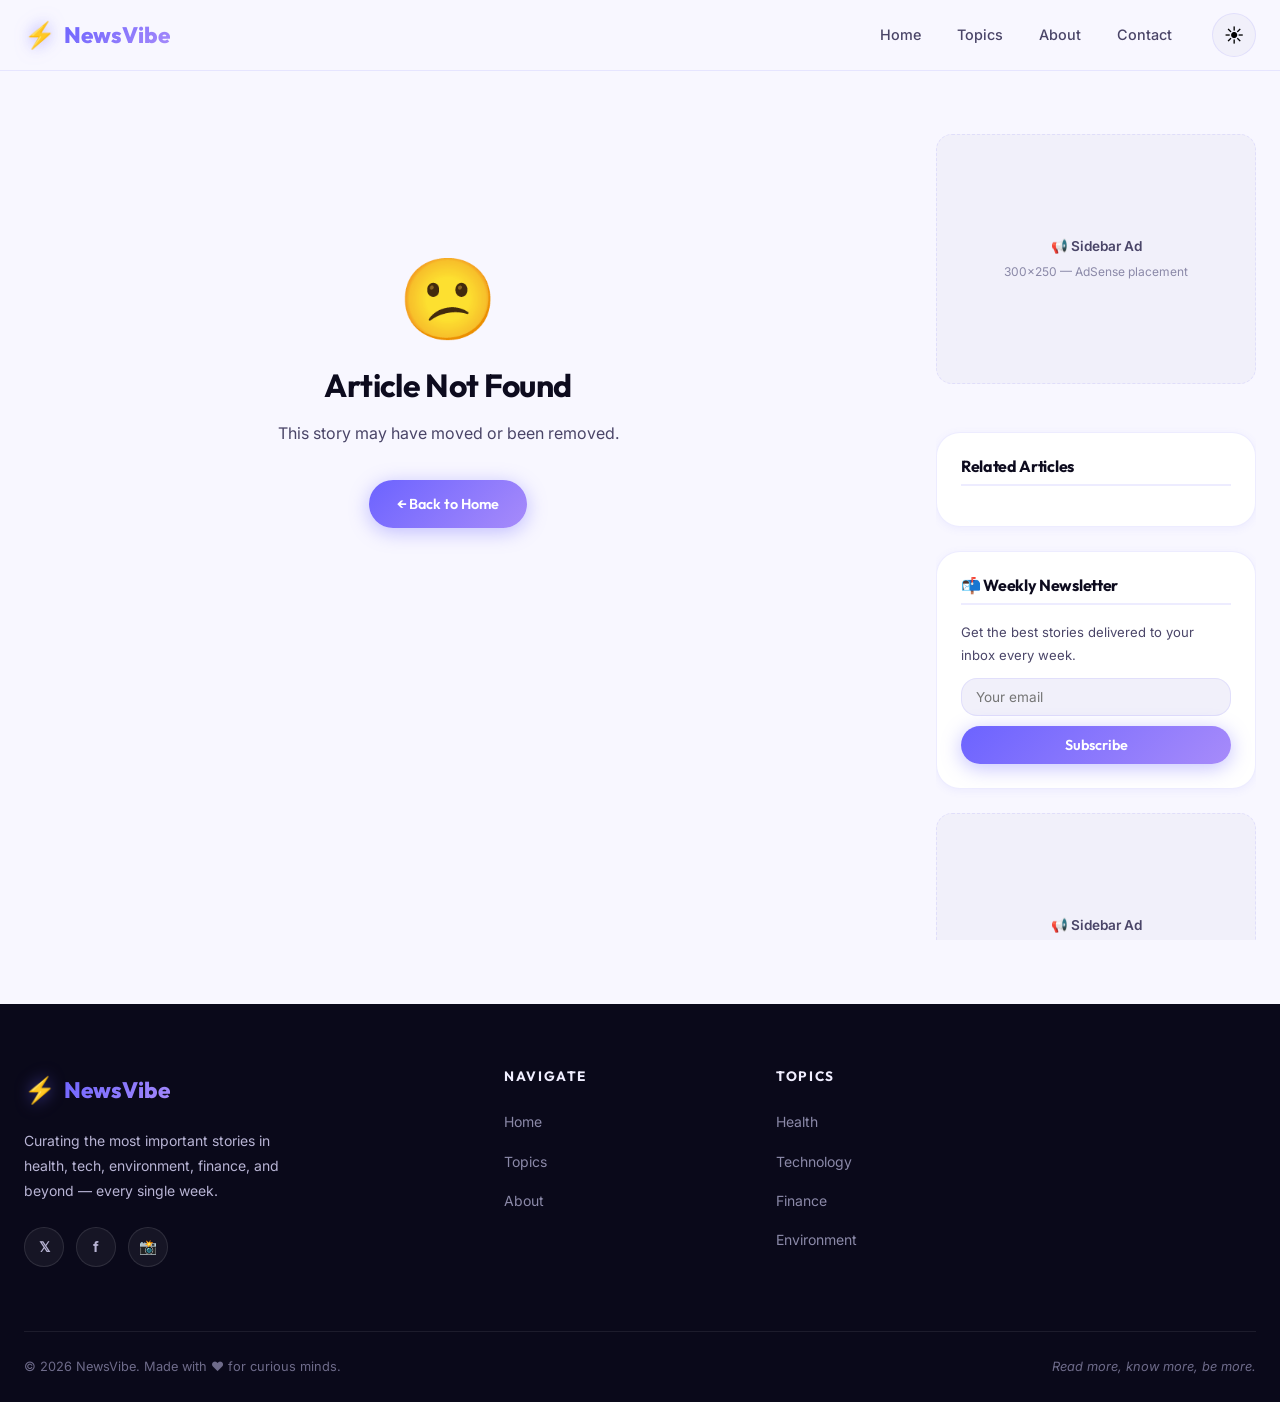
<file: article.html>
<!DOCTYPE html>
<html lang="en" data-theme="light">
<head>
  <meta charset="UTF-8" />
  <meta name="viewport" content="width=device-width, initial-scale=1.0" />

  <!-- SEO dynamically set by article-page.js -->
  <title>NewsVibe – Article</title>
  <meta name="description" content="Read the full story on NewsVibe." />
  <meta name="robots" content="index, follow" />
  <meta name="google-adsense-account" content="ca-pub-1215666516680307" />

  <!-- Open Graph - dynamically updated by JS -->
  <meta property="og:type" content="article" />
  <meta property="og:site_name" content="NewsVibe" />

  <!-- Schema.org NewsArticle - injected by JS -->

  <!-- Fonts -->
  <link rel="preconnect" href="https://fonts.googleapis.com" />
  <link rel="preconnect" href="https://fonts.gstatic.com" crossorigin />
  <link href="https://fonts.googleapis.com/css2?family=Outfit:wght@300;400;500;600;700;800;900&family=Playfair+Display:ital,wght@0,700;1,700&family=Inter:wght@300;400;500;600&display=swap" rel="stylesheet" />

  <!-- Google AdSense -->
  <script async src="https://pagead2.googlesyndication.com/pagead/js/adsbygoogle.js?client=ca-pub-1215666516680307"
     crossorigin="anonymous"></script>

  <link rel="stylesheet" href="style.css" />
  <link rel="stylesheet" href="article.css" />
</head>
<body>

  <!-- Reading Progress Bar -->
  <div class="page-progress" id="pageProgress"></div>

  <!-- Navbar -->
  <nav class="navbar" id="navbar">
    <div class="nav-container">
      <a href="index.html" class="nav-logo">
        <span class="logo-icon">⚡</span>
        <span class="logo-text">NewsVibe</span>
      </a>
      <ul class="nav-links" id="navLinks">
        <li><a href="index.html" class="nav-link">Home</a></li>
        <li><a href="category.html" class="nav-link">Topics</a></li>
        <li><a href="about.html" class="nav-link">About</a></li>
        <li><a href="about.html#contact" class="nav-link">Contact</a></li>
      </ul>
      <div class="nav-right">
        <button class="theme-toggle" id="themeToggle" aria-label="Toggle dark mode">
          <span class="toggle-sun">☀️</span>
          <span class="toggle-moon">🌙</span>
        </button>
        <button class="hamburger" id="hamburger" aria-label="Open menu">
          <span></span><span></span><span></span>
        </button>
      </div>
    </div>
  </nav>

  <!-- Article Page Layout -->
  <div class="article-page-wrapper">

    <!-- Main Article Column -->
    <main class="article-main" id="articleMain" role="main">

      <!-- Breadcrumb -->
      <nav class="breadcrumb" aria-label="Breadcrumb" id="breadcrumb">
        <a href="index.html">Home</a>
        <span>›</span>
        <a href="category.html" id="breadcrumbCat">Topics</a>
        <span>›</span>
        <span id="breadcrumbTitle" class="bc-current">Article</span>
      </nav>

      <!-- Article Header -->
      <header class="article-header" id="articleHeader">
        <div class="article-category-badge" id="articleCatBadge">Loading…</div>
        <h1 class="article-h1" id="articleH1">Loading article…</h1>
        <div class="article-byline" id="articleByline"></div>

        <!-- Share Bar -->
        <div class="article-share-bar" id="shareBar" aria-label="Share this article">
          <span>Share:</span>
          <button class="share-btn share-twitter" id="shareTwitter" aria-label="Share on Twitter">𝕏 Twitter</button>
          <button class="share-btn share-facebook" id="shareFacebook" aria-label="Share on Facebook">Facebook</button>
          <button class="share-btn share-whatsapp" id="shareWhatsapp" aria-label="Share on WhatsApp">WhatsApp</button>
          <button class="share-btn share-copy" id="shareCopy" aria-label="Copy link">🔗 Copy Link</button>
        </div>
      </header>

      <!-- Article Hero Image -->
      <div class="article-hero-img" id="articleHeroImg" aria-label="Article illustration">
        <div class="article-hero-inner" id="articleHeroInner"></div>
      </div>

      <!-- Ad (Article Top) -->
      <div class="ad-article-top" aria-label="Advertisement">
        <span class="ad-label">Advertisement</span>
        <div class="ad-demo-content">
          <span>📢 Your Ad Here</span>
          <small>Advertise on NewsVibe — contact us for rates</small>
        </div>
      </div>

      <!-- Article Body -->
      <div class="article-content" id="articleContent">
        <!-- dynamically injected -->
      </div>

      <!-- Tags -->
      <div class="article-tags" id="articleTags" aria-label="Article tags"></div>

      <!-- Like & Bookmark -->
      <div class="article-engage" id="articleEngage">
        <button class="engage-btn like-btn" id="likeBtn" aria-label="Like this article">
          <span class="engage-icon">❤️</span>
          <span class="engage-count" id="likeCount">0</span>
          <span>Like</span>
        </button>
        <button class="engage-btn bookmark-btn" id="bookmarkBtn" aria-label="Bookmark this article">
          <span class="engage-icon" id="bookmarkIcon">🔖</span>
          <span>Bookmark</span>
        </button>
      </div>

      <!-- Author Box -->
      <div class="author-box" id="authorBox" aria-label="Author information">
        <!-- dynamically injected -->
      </div>

      <!-- Ad (Article Bottom) -->
      <div class="ad-article-bottom" aria-label="Advertisement">
        <span class="ad-label">Advertisement</span>
        <div class="ad-demo-content">
          <span>📢 Advertisement</span>
          <small>Google AdSense placement — replace with your ad code</small>
        </div>
      </div>

      <!-- Comments Section -->
      <section class="comments-section" id="commentsSection" aria-label="Reader comments">
        <h2 class="comments-title">💬 Join the Conversation (<span id="commentCount">0</span>)</h2>

        <!-- Comment Form -->
        <form class="comment-form" id="commentForm" onsubmit="submitComment(event)" aria-label="Leave a comment">
          <div class="comment-form-row">
            <input type="text" id="commenterName" placeholder="Your name" required maxlength="50" aria-label="Your name" />
            <input type="email" id="commenterEmail" placeholder="Email (not published)" aria-label="Your email" />
          </div>
          <textarea id="commentText" placeholder="Share your thoughts on this article…" required rows="4" maxlength="500" aria-label="Your comment"></textarea>
          <button type="submit" class="btn btn-primary" id="commentSubmit">Post Comment</button>
        </form>

        <!-- Comments List -->
        <div class="comments-list" id="commentsList" aria-live="polite">
          <!-- Dynamically populated -->
        </div>
      </section>

    </main>

    <!-- Sidebar -->
    <aside class="article-sidebar" id="articleSidebar" aria-label="Sidebar">

      <!-- Sidebar Ad (300×250) -->
      <div class="ad-sidebar" aria-label="Advertisement">
        <div class="ad-demo-content">
          <span>📢 Sidebar Ad</span>
          <small>300×250 — AdSense placement</small>
        </div>
      </div>

      <!-- Related Articles -->
      <div class="sidebar-widget" id="relatedWidget">
        <h3 class="widget-title">Related Articles</h3>
        <div class="related-list" id="relatedList">
          <!-- dynamically populated -->
        </div>
      </div>

      <!-- Newsletter Mini -->
      <div class="sidebar-widget nl-mini">
        <h3 class="widget-title">📬 Weekly Newsletter</h3>
        <p>Get the best stories delivered to your inbox every week.</p>
        <form onsubmit="sidebarSubscribe(event)" aria-label="Sidebar newsletter form">
          <input type="email" placeholder="Your email" required aria-label="Email address" id="sidebarEmail" />
          <button type="submit" class="btn btn-primary" id="sidebarSubmit">Subscribe</button>
        </form>
      </div>

      <!-- Sidebar Ad (Sticky) -->
      <div class="ad-sidebar" aria-label="Advertisement">
        <div class="ad-demo-content">
          <span>📢 Sidebar Ad</span>
          <small>300×600 — Premium placement</small>
        </div>
      </div>

    </aside>
  </div>

  <!-- Footer -->
  <footer class="footer" aria-label="Site footer">
    <div class="container">
      <div class="footer-top">
        <div class="footer-brand">
          <a href="index.html" class="nav-logo"><span class="logo-icon">⚡</span><span class="logo-text">NewsVibe</span></a>
          <p>Curating the most important stories in health, tech, environment, finance, and beyond — every single week.</p>
          <div class="social-links">
            <a href="#" class="social-btn" aria-label="Twitter">𝕏</a>
            <a href="#" class="social-btn" aria-label="Facebook">f</a>
            <a href="#" class="social-btn" aria-label="Instagram">📸</a>
          </div>
        </div>
        <div class="footer-links-group">
          <h4>Navigate</h4>
          <ul>
            <li><a href="index.html">Home</a></li>
            <li><a href="category.html">Topics</a></li>
            <li><a href="about.html">About</a></li>
          </ul>
        </div>
        <div class="footer-links-group">
          <h4>Topics</h4>
          <ul>
            <li><a href="category.html?cat=Health">Health</a></li>
            <li><a href="category.html?cat=Technology">Technology</a></li>
            <li><a href="category.html?cat=Finance">Finance</a></li>
            <li><a href="category.html?cat=Environment">Environment</a></li>
          </ul>
        </div>
      </div>
      <div class="footer-bottom">
        <p>© 2026 NewsVibe. Made with ❤️ for curious minds.</p>
        <p class="footer-tagline">Read more, know more, be more.</p>
      </div>
    </div>
  </footer>

  <button class="back-to-top" id="backToTop" aria-label="Back to top">↑</button>
  <div class="toast" id="toast" role="alert" aria-live="assertive"></div>

  <script src="articles-data.js"></script>
  <script src="article-page.js"></script>
</body>
</html>
</file>
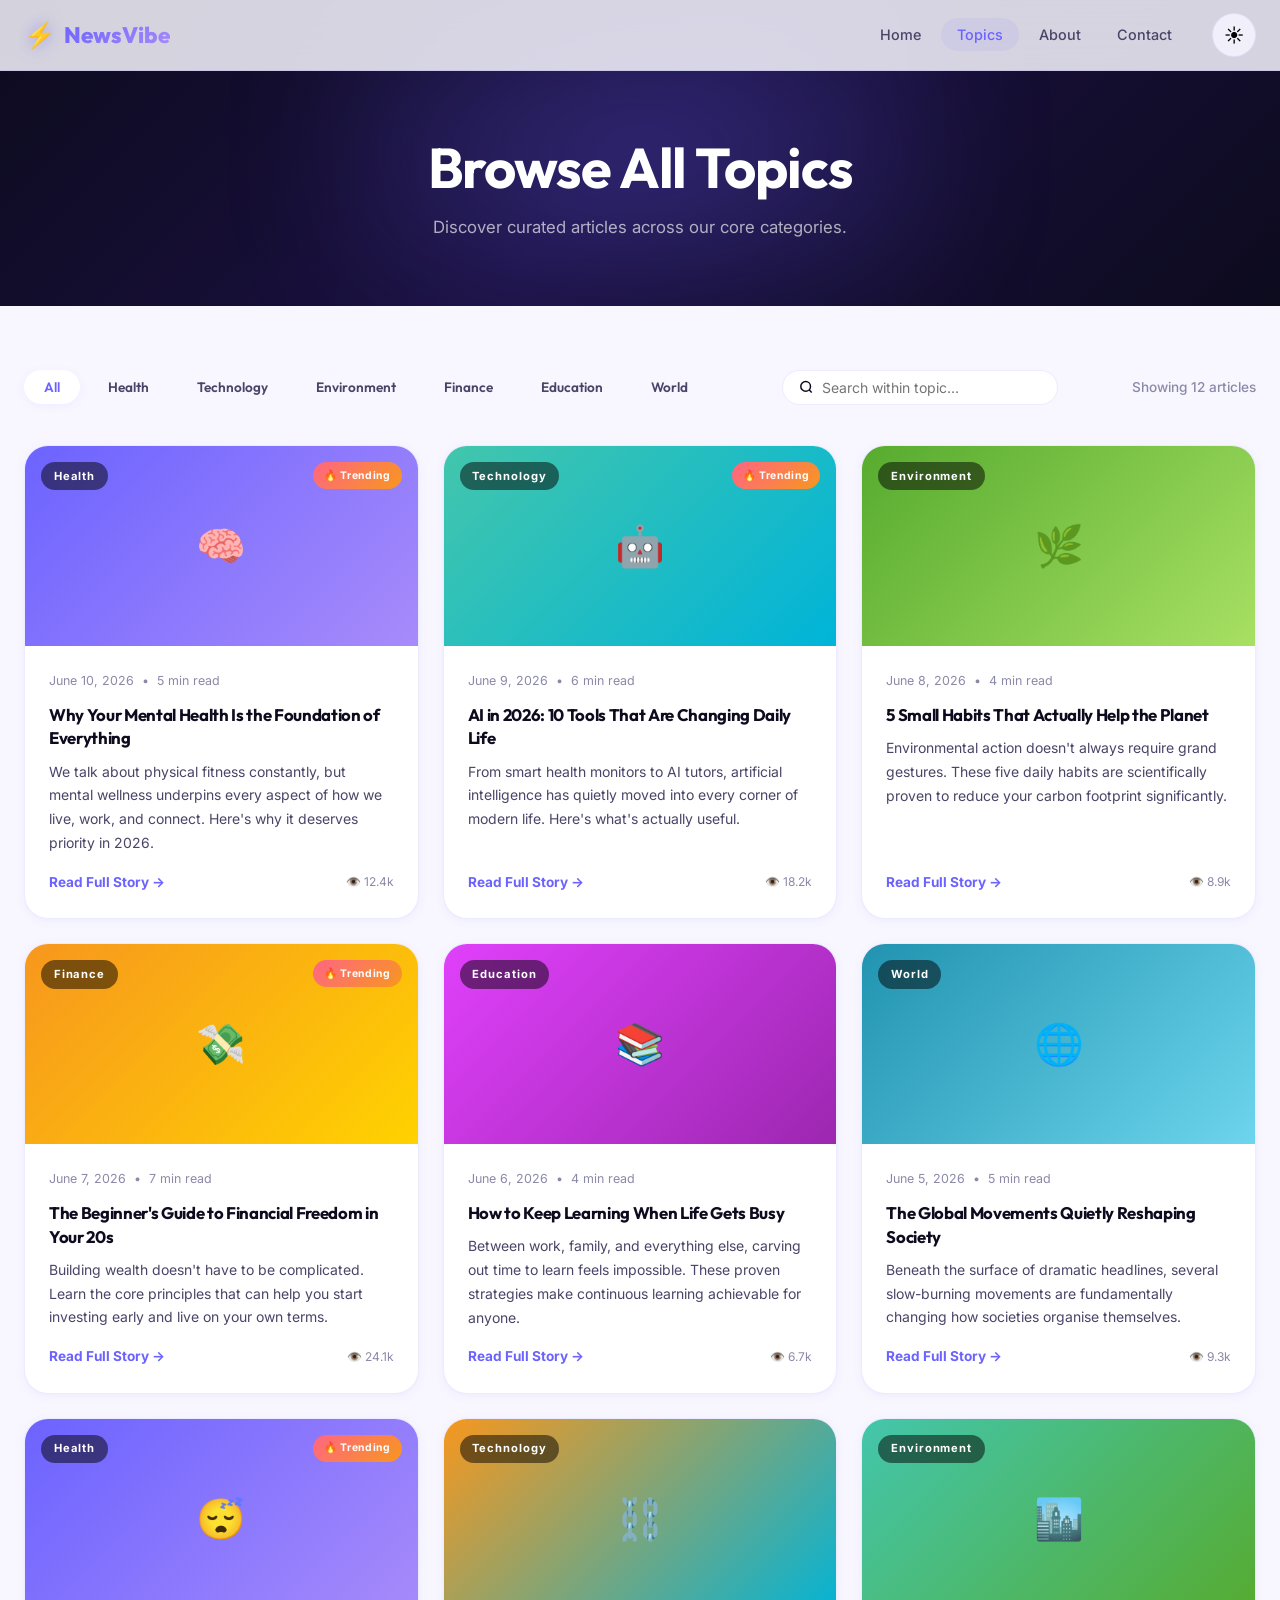
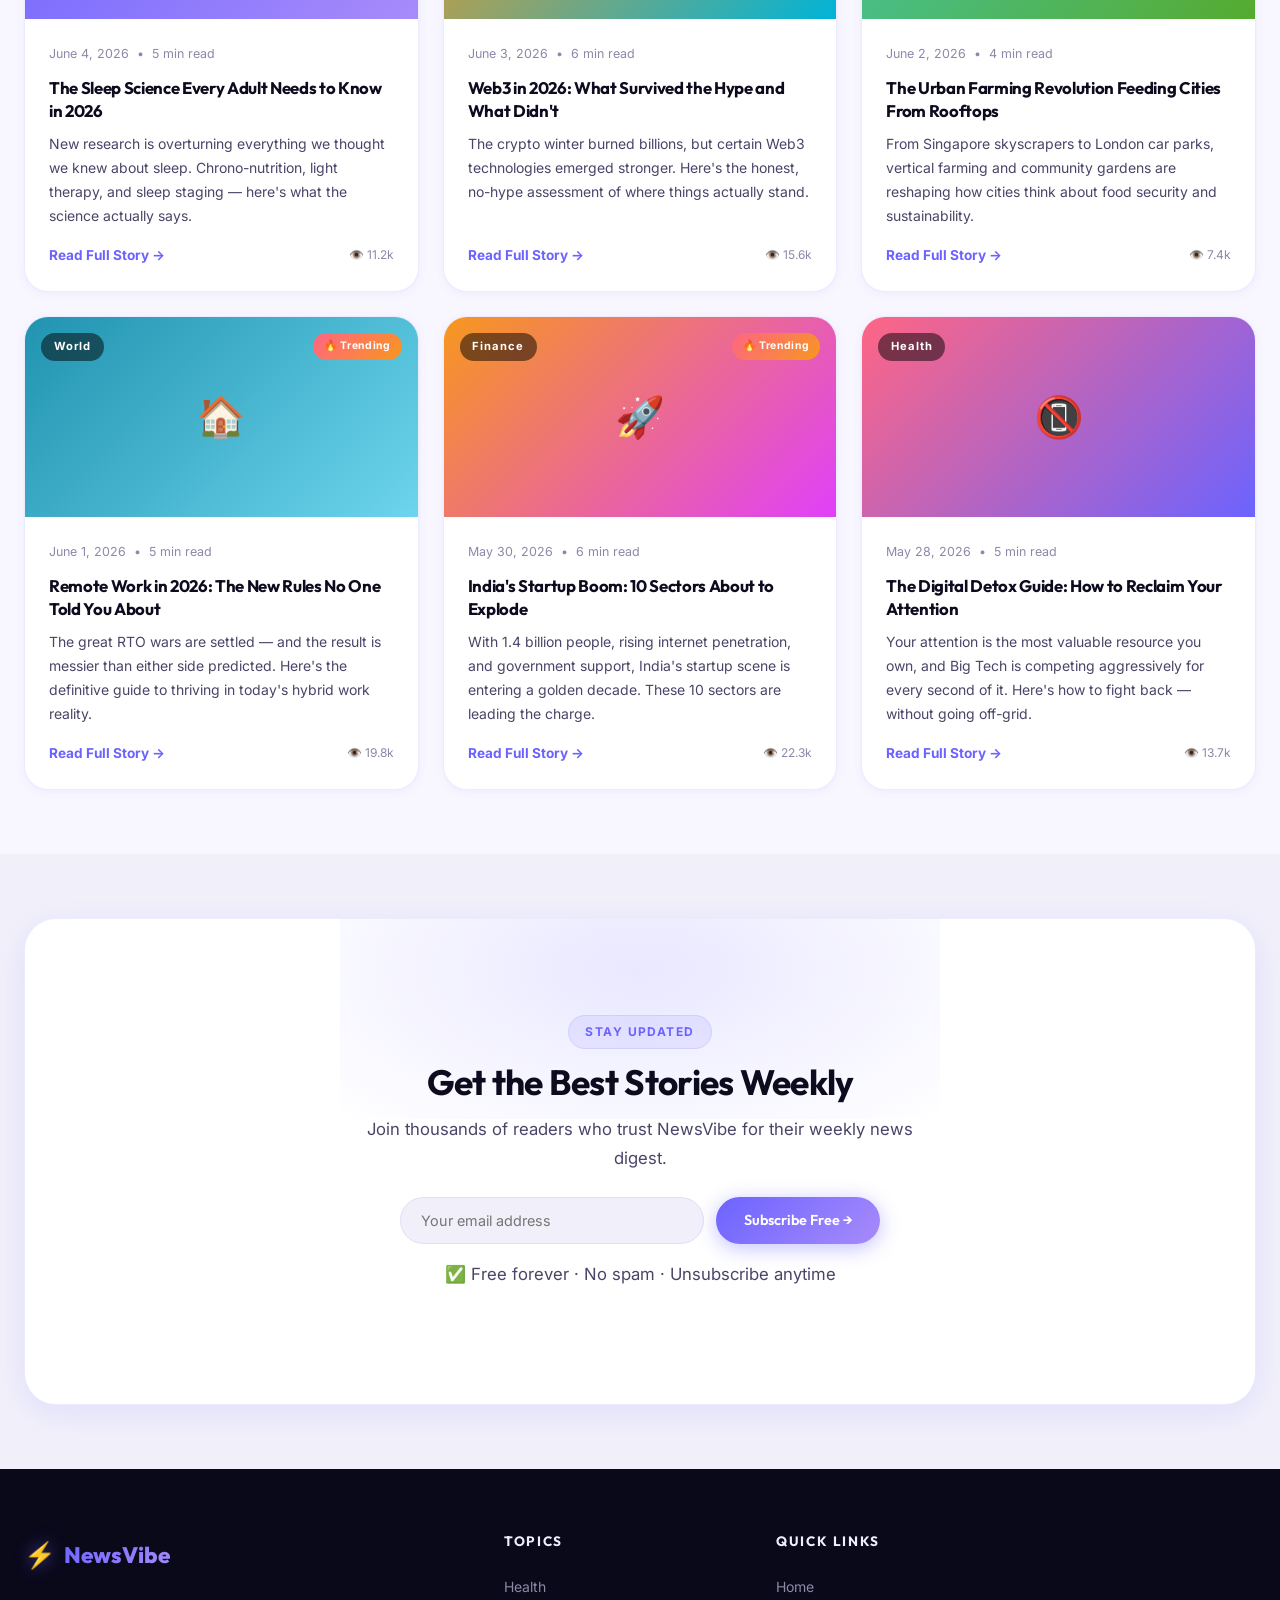
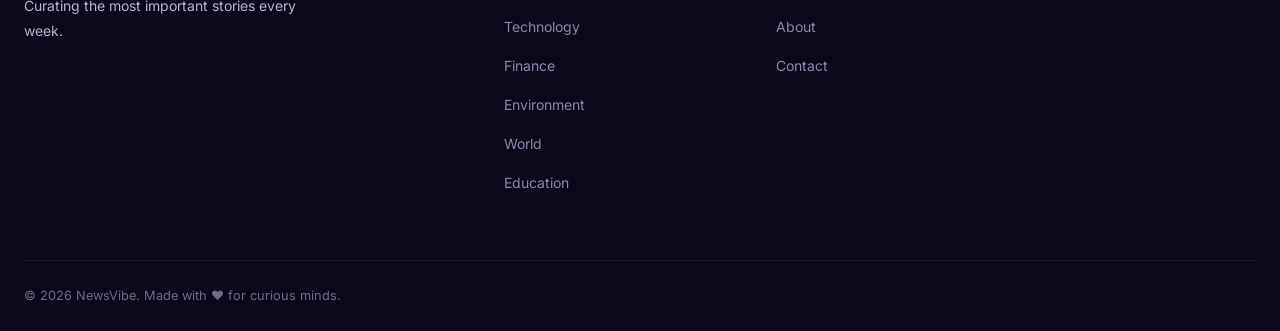
<file: category.html>
<!DOCTYPE html>
<html lang="en" data-theme="light">
<head>
  <meta charset="UTF-8" />
  <meta name="viewport" content="width=device-width, initial-scale=1.0" />
  <title>Browse Topics – NewsVibe</title>
  <meta name="description" content="Browse all articles on NewsVibe by topic — Health, Technology, Finance, Environment, Education, and World Affairs." />
  <meta name="robots" content="index, follow" />
  <meta name="google-adsense-account" content="ca-pub-1215666516680307" />

  <meta property="og:title" content="Browse Topics – NewsVibe" />
  <meta property="og:description" content="Explore curated articles across Health, Tech, Finance, Environment, Education, and World Affairs." />
  <meta property="og:type" content="website" />

  <link rel="preconnect" href="https://fonts.googleapis.com" />
  <link rel="preconnect" href="https://fonts.gstatic.com" crossorigin />
  <link href="https://fonts.googleapis.com/css2?family=Outfit:wght@300;400;500;600;700;800;900&family=Inter:wght@300;400;500;600&display=swap" rel="stylesheet" />

  <!-- Google AdSense -->
  <script async src="https://pagead2.googlesyndication.com/pagead/js/adsbygoogle.js?client=ca-pub-1215666516680307"
     crossorigin="anonymous"></script>

  <link rel="stylesheet" href="style.css" />
  <style>
    /* Category Page Specific */
    .category-page-hero {
      background: var(--grad-hero);
      padding: calc(var(--nav-height) + var(--sp-xl)) var(--sp-md) var(--sp-xl);
      text-align: center;
      position: relative;
      overflow: hidden;
    }

    .category-page-hero::before {
      content: '';
      position: absolute;
      width: 600px;
      height: 300px;
      background: radial-gradient(ellipse, rgba(108,99,255,0.3), transparent);
      top: 0;
      left: 50%;
      transform: translateX(-50%);
      filter: blur(60px);
    }

    .category-page-hero h1 {
      color: white;
      font-size: clamp(2rem, 5vw, 3.5rem);
      position: relative;
      z-index: 1;
    }

    .category-page-hero p {
      color: rgba(255,255,255,0.65);
      font-size: 1.05rem;
      position: relative;
      z-index: 1;
      margin-top: 0.75rem;
      max-width: 500px;
      margin-left: auto;
      margin-right: auto;
    }

    .category-page-body {
      max-width: var(--max-width);
      margin: 0 auto;
      padding: var(--sp-xl) var(--sp-md);
    }

    .category-filter-row {
      display: flex;
      align-items: center;
      justify-content: space-between;
      flex-wrap: wrap;
      gap: var(--sp-sm);
      margin-bottom: var(--sp-lg);
    }

    .cat-search-bar {
      display: flex;
      align-items: center;
      background: var(--bg-card);
      border: 1.5px solid var(--border);
      border-radius: var(--r-full);
      padding: 0.5rem 1rem;
      gap: 0.5rem;
      min-width: 250px;
    }

    .cat-search-bar:focus-within {
      border-color: var(--accent);
      box-shadow: 0 0 0 3px var(--accent-glow);
    }

    .cat-search-bar input {
      border: none;
      background: transparent;
      color: var(--text-primary);
      font-size: 0.875rem;
      width: 100%;
      outline: none;
    }

    .results-count {
      font-size: 0.85rem;
      color: var(--text-muted);
      font-weight: 500;
    }

    .cat-articles-grid {
      display: grid;
      grid-template-columns: repeat(3, 1fr);
      gap: var(--sp-md);
    }

    @media (max-width: 1024px) { .cat-articles-grid { grid-template-columns: repeat(2, 1fr); } }
    @media (max-width: 600px) { .cat-articles-grid { grid-template-columns: 1fr; } }

    .cat-pill-row {
      display: flex;
      gap: 0.5rem;
      flex-wrap: wrap;
    }
  </style>
</head>
<body>

  <div class="page-progress" id="pageProgress"></div>

  <nav class="navbar" id="navbar">
    <div class="nav-container">
      <a href="index.html" class="nav-logo">
        <span class="logo-icon">⚡</span>
        <span class="logo-text">NewsVibe</span>
      </a>
      <ul class="nav-links" id="navLinks">
        <li><a href="index.html" class="nav-link">Home</a></li>
        <li><a href="category.html" class="nav-link active">Topics</a></li>
        <li><a href="about.html" class="nav-link">About</a></li>
        <li><a href="about.html#contact" class="nav-link">Contact</a></li>
      </ul>
      <div class="nav-right">
        <button class="theme-toggle" id="themeToggle" aria-label="Toggle dark mode">
          <span class="toggle-sun">☀️</span>
          <span class="toggle-moon">🌙</span>
        </button>
        <button class="hamburger" id="hamburger" aria-label="Open menu">
          <span></span><span></span><span></span>
        </button>
      </div>
    </div>
  </nav>

  <!-- Hero -->
  <div class="category-page-hero">
    <h1 id="catPageTitle">Browse All Topics</h1>
    <p id="catPageDesc">Discover curated articles across our core categories.</p>
  </div>

  <div class="category-page-body">

    <!-- Filter Row -->
    <div class="category-filter-row">
      <div class="cat-pill-row" id="catPillRow" role="tablist">
        <!-- dynamically populated -->
      </div>
      <div class="cat-search-bar">
        <svg width="16" height="16" viewBox="0 0 24 24" fill="none" stroke="currentColor" stroke-width="2.5"><circle cx="11" cy="11" r="8"/><path d="m21 21-4.35-4.35"/></svg>
        <input type="text" id="catSearchInput" placeholder="Search within topic…" aria-label="Search articles" />
      </div>
      <span class="results-count" id="resultsCount">Showing all articles</span>
    </div>

    <!-- Articles Grid -->
    <div class="cat-articles-grid" id="catArticlesGrid">
      <!-- dynamically populated -->
    </div>

    <!-- No Results -->
    <div class="no-results" id="noResults" style="display:none">
      <span>🔍</span>
      <p>No articles found. Try a different topic or search term.</p>
      <button onclick="resetFilters()" class="btn btn-primary">Show All Articles</button>
    </div>

  </div>

  <!-- Newsletter -->
  <section class="newsletter-section">
    <div class="container">
      <div class="newsletter-card reveal">
        <div class="nl-glow"></div>
        <div class="nl-content">
          <span class="section-tag">Stay Updated</span>
          <h2>Get the Best Stories Weekly</h2>
          <p>Join thousands of readers who trust NewsVibe for their weekly news digest.</p>
          <form class="nl-form" onsubmit="handleSubscribe(event)">
            <input type="email" id="nlEmail" placeholder="Your email address" required aria-label="Email address" />
            <button type="submit" class="btn btn-primary">Subscribe Free →</button>
          </form>
          <p class="nl-note">✅ Free forever · No spam · Unsubscribe anytime</p>
        </div>
      </div>
    </div>
  </section>

  <footer class="footer">
    <div class="container">
      <div class="footer-top">
        <div class="footer-brand">
          <a href="index.html" class="nav-logo"><span class="logo-icon">⚡</span><span class="logo-text">NewsVibe</span></a>
          <p>Curating the most important stories every week.</p>
        </div>
        <div class="footer-links-group">
          <h4>Topics</h4>
          <ul>
            <li><a href="category.html?cat=Health">Health</a></li>
            <li><a href="category.html?cat=Technology">Technology</a></li>
            <li><a href="category.html?cat=Finance">Finance</a></li>
            <li><a href="category.html?cat=Environment">Environment</a></li>
            <li><a href="category.html?cat=World">World</a></li>
            <li><a href="category.html?cat=Education">Education</a></li>
          </ul>
        </div>
        <div class="footer-links-group">
          <h4>Quick Links</h4>
          <ul>
            <li><a href="index.html">Home</a></li>
            <li><a href="about.html">About</a></li>
            <li><a href="about.html#contact">Contact</a></li>
          </ul>
        </div>
      </div>
      <div class="footer-bottom">
        <p>© 2026 NewsVibe. Made with ❤️ for curious minds.</p>
      </div>
    </div>
  </footer>

  <button class="back-to-top" id="backToTop" aria-label="Back to top">↑</button>
  <div class="toast" id="toast" role="alert"></div>

  <script src="articles-data.js"></script>
  <script>
    (function () {
      "use strict";

      // Theme
      const savedTheme = localStorage.getItem("nv-theme") || "light";
      document.documentElement.setAttribute("data-theme", savedTheme);
      const themeToggle = document.getElementById("themeToggle");
      if (themeToggle) {
        themeToggle.addEventListener("click", () => {
          const cur = document.documentElement.getAttribute("data-theme");
          const next = cur === "dark" ? "light" : "dark";
          document.documentElement.setAttribute("data-theme", next);
          localStorage.setItem("nv-theme", next);
        });
      }

      // Navbar
      const navbar = document.getElementById("navbar");
      const backToTop = document.getElementById("backToTop");
      window.addEventListener("scroll", () => {
        if (navbar) navbar.classList.toggle("scrolled", window.scrollY > 50);
        if (backToTop) backToTop.classList.toggle("visible", window.scrollY > 500);
      }, { passive: true });
      if (backToTop) backToTop.addEventListener("click", () => window.scrollTo({ top: 0, behavior: "smooth" }));

      // Hamburger
      const hamburger = document.getElementById("hamburger");
      const navLinks = document.getElementById("navLinks");
      if (hamburger && navLinks) {
        hamburger.addEventListener("click", () => navLinks.classList.toggle("open"));
      }

      // Toast
      const toast = document.getElementById("toast");
      function showToast(msg) {
        if (!toast) return;
        toast.textContent = msg;
        toast.classList.add("show");
        setTimeout(() => toast.classList.remove("show"), 3000);
      }

      // URL Params
      const params = new URLSearchParams(window.location.search);
      let activeCategory = params.get("cat") || "All";
      let searchQuery = params.get("search") || "";

      const catPageTitle = document.getElementById("catPageTitle");
      const catPageDesc = document.getElementById("catPageDesc");
      const catSearchInput = document.getElementById("catSearchInput");
      const resultsCount = document.getElementById("resultsCount");
      const catArticlesGrid = document.getElementById("catArticlesGrid");
      const noResults = document.getElementById("noResults");

      if (activeCategory !== "All" && catPageTitle) {
        catPageTitle.textContent = activeCategory + " Articles";
        catPageDesc.textContent = `All our curated articles on ${activeCategory}.`;
      }

      if (searchQuery && catSearchInput) catSearchInput.value = searchQuery;

      // Pills
      const catPillRow = document.getElementById("catPillRow");
      const ALL_CATS = ["All", ...new Set(ARTICLES.map(a => a.category))];

      function buildPills() {
        if (!catPillRow) return;
        catPillRow.innerHTML = "";
        ALL_CATS.forEach(cat => {
          const btn = document.createElement("button");
          btn.className = `filter-tab${cat === activeCategory ? " active" : ""}`;
          btn.textContent = cat;
          btn.addEventListener("click", () => {
            activeCategory = cat;
            buildPills();
            renderGrid();
            if (catPageTitle) catPageTitle.textContent = cat === "All" ? "Browse All Topics" : cat + " Articles";
            if (catPageDesc) catPageDesc.textContent = cat === "All" ? "Discover curated articles across our core categories." : `All our curated articles on ${cat}.`;
          });
          catPillRow.appendChild(btn);
        });
      }

      // Render Grid
      function renderGrid() {
        if (!catArticlesGrid) return;
        const q = (catSearchInput ? catSearchInput.value : "").toLowerCase().trim();

        const filtered = ARTICLES.filter(a => {
          const matchCat = activeCategory === "All" || a.category === activeCategory;
          const matchQ = !q || a.title.toLowerCase().includes(q) || a.excerpt.toLowerCase().includes(q) || a.tags.some(t => t.includes(q));
          return matchCat && matchQ;
        });

        if (resultsCount) resultsCount.textContent = `Showing ${filtered.length} article${filtered.length !== 1 ? "s" : ""}`;

        catArticlesGrid.innerHTML = "";

        if (filtered.length === 0) {
          noResults.style.display = "flex";
          return;
        }

        noResults.style.display = "none";

        filtered.forEach(a => {
          const card = document.createElement("article");
          card.className = "article-card reveal";
          card.innerHTML = `
            <div class="article-img-wrap">
              <div class="article-img" style="background:${a.gradient}">
                <span style="font-size:2.5rem">${a.emoji}</span>
              </div>
              <span class="article-tag">${a.category}</span>
              ${a.trending ? '<span class="trending-label">🔥 Trending</span>' : ""}
            </div>
            <div class="article-body">
              <div class="article-meta"><span>${a.date}</span><span>•</span><span>${a.readTime}</span></div>
              <h3 class="article-title">${a.title}</h3>
              <p class="article-excerpt">${a.excerpt}</p>
              <div class="article-footer">
                <a href="article.html?slug=${a.slug}" class="read-more">Read Full Story →</a>
                <span class="article-views">👁️ ${(a.views/1000).toFixed(1)}k</span>
              </div>
            </div>
          `;
          card.addEventListener("click", (e) => {
            if (!e.target.closest("a")) window.location.href = `article.html?slug=${a.slug}`;
          });
          catArticlesGrid.appendChild(card);
        });

        // Re-observe reveals
        document.querySelectorAll(".reveal:not(.visible)").forEach(el => revealObs.observe(el));
      }

      window.resetFilters = function () {
        activeCategory = "All";
        if (catSearchInput) catSearchInput.value = "";
        buildPills();
        renderGrid();
      };

      if (catSearchInput) {
        catSearchInput.addEventListener("input", renderGrid);
      }

      // Reveal Observer
      const revealObs = new IntersectionObserver((entries) => {
        entries.forEach(e => { if (e.isIntersecting) { e.target.classList.add("visible"); revealObs.unobserve(e.target); } });
      }, { threshold: 0.1 });

      // Newsletter
      window.handleSubscribe = function (e) {
        e.preventDefault();
        const el = document.getElementById("nlEmail");
        if (el) el.value = "";
        showToast("🎉 You're subscribed to NewsVibe!");
      };

      buildPills();
      renderGrid();

    })();
  </script>
</body>
</html>
</file>
<file: style.css>
/* ============================================================
   NewsVibe — Master CSS Design System
   ============================================================ */

/* ===== CSS CUSTOM PROPERTIES (Design Tokens) ===== */
:root {
  /* Colors - Light Mode */
  --bg: #f8f7ff;
  --bg-alt: #ffffff;
  --bg-card: #ffffff;
  --surface: #f1f0fa;
  --border: rgba(108, 99, 255, 0.12);
  --text-primary: #0d0b1e;
  --text-secondary: #4a4568;
  --text-muted: #8b89a8;
  --text-inverse: #ffffff;

  /* Brand */
  --accent: #6c63ff;
  --accent-2: #ff6584;
  --accent-3: #43c6ac;
  --accent-glow: rgba(108, 99, 255, 0.25);

  /* Gradients */
  --grad-hero: linear-gradient(135deg, #0d0b1e 0%, #1a1040 50%, #0d0b1e 100%);
  --grad-brand: linear-gradient(135deg, #6c63ff, #a78bfa);
  --grad-accent: linear-gradient(135deg, #ff6584, #6c63ff);
  --grad-card: linear-gradient(135deg, rgba(108,99,255,0.05), rgba(167,139,250,0.05));

  /* Shadows */
  --shadow-sm: 0 2px 8px rgba(108, 99, 255, 0.08);
  --shadow-md: 0 8px 32px rgba(108, 99, 255, 0.12);
  --shadow-lg: 0 16px 64px rgba(108, 99, 255, 0.18);
  --shadow-glow: 0 0 40px rgba(108, 99, 255, 0.3);

  /* Spacing */
  --sp-xs: 0.5rem;
  --sp-sm: 1rem;
  --sp-md: 1.5rem;
  --sp-lg: 2.5rem;
  --sp-xl: 4rem;
  --sp-2xl: 6rem;

  /* Typography */
  --font-heading: 'Outfit', sans-serif;
  --font-body: 'Inter', sans-serif;
  --font-display: 'Playfair Display', serif;

  /* Radius */
  --r-sm: 8px;
  --r-md: 16px;
  --r-lg: 24px;
  --r-xl: 32px;
  --r-full: 9999px;

  /* Transitions */
  --t-fast: 0.15s ease;
  --t-mid: 0.3s ease;
  --t-slow: 0.6s ease;

  /* Layout */
  --max-width: 1280px;
  --nav-height: 70px;
}

/* Dark Mode */
[data-theme="dark"] {
  --bg: #0a091a;
  --bg-alt: #100e26;
  --bg-card: #14122e;
  --surface: #1a1840;
  --border: rgba(108, 99, 255, 0.2);
  --text-primary: #f0eeff;
  --text-secondary: #b8b4d4;
  --text-muted: #6e6b8a;
  --shadow-sm: 0 2px 8px rgba(0,0,0,0.4);
  --shadow-md: 0 8px 32px rgba(0,0,0,0.5);
  --shadow-lg: 0 16px 64px rgba(0,0,0,0.6);
}

/* ===== RESET & BASE ===== */
*, *::before, *::after {
  box-sizing: border-box;
  margin: 0;
  padding: 0;
}

html {
  scroll-behavior: smooth;
  font-size: 16px;
}

body {
  font-family: var(--font-body);
  background-color: var(--bg);
  color: var(--text-primary);
  line-height: 1.7;
  transition: background-color var(--t-mid), color var(--t-mid);
  overflow-x: hidden;
}

img { display: block; max-width: 100%; }
a { color: inherit; text-decoration: none; }
ul { list-style: none; }
button { cursor: pointer; border: none; background: none; font-family: inherit; }
input, textarea { font-family: inherit; }

/* ===== TYPOGRAPHY ===== */
h1, h2, h3, h4, h5 {
  font-family: var(--font-heading);
  font-weight: 700;
  line-height: 1.2;
  letter-spacing: -0.02em;
  color: var(--text-primary);
}

.gradient-text {
  background: var(--grad-brand);
  -webkit-background-clip: text;
  -webkit-text-fill-color: transparent;
  background-clip: text;
}

/* ===== PAGE PROGRESS BAR ===== */
.page-progress {
  position: fixed;
  top: 0;
  left: 0;
  height: 3px;
  background: var(--grad-brand);
  width: 0%;
  z-index: 9999;
  transition: width 0.1s linear;
}

/* ===== NAVBAR ===== */
.navbar {
  position: fixed;
  top: 0;
  left: 0;
  right: 0;
  z-index: 1000;
  background: rgba(248, 247, 255, 0.85);
  backdrop-filter: blur(20px);
  -webkit-backdrop-filter: blur(20px);
  border-bottom: 1px solid var(--border);
  transition: all var(--t-mid);
}

[data-theme="dark"] .navbar {
  background: rgba(10, 9, 26, 0.9);
}

.navbar.scrolled {
  box-shadow: var(--shadow-md);
}

.nav-container {
  max-width: var(--max-width);
  margin: 0 auto;
  padding: 0 var(--sp-md);
  height: var(--nav-height);
  display: flex;
  align-items: center;
  gap: var(--sp-md);
}

.nav-logo {
  display: flex;
  align-items: center;
  gap: 0.5rem;
  font-family: var(--font-heading);
  font-weight: 800;
  font-size: 1.4rem;
  flex-shrink: 0;
  transition: opacity var(--t-fast);
}

.nav-logo:hover { opacity: 0.85; }

.logo-icon {
  font-size: 1.6rem;
  filter: drop-shadow(0 0 8px rgba(108,99,255,0.6));
}

.logo-text {
  background: var(--grad-brand);
  -webkit-background-clip: text;
  -webkit-text-fill-color: transparent;
  background-clip: text;
}

.nav-links {
  display: flex;
  align-items: center;
  gap: 0.25rem;
  margin-left: auto;
}

.nav-link {
  padding: 0.5rem 1rem;
  border-radius: var(--r-full);
  font-weight: 500;
  font-size: 0.9rem;
  color: var(--text-secondary);
  transition: all var(--t-fast);
  position: relative;
}

.nav-link:hover,
.nav-link.active {
  color: var(--accent);
  background: rgba(108, 99, 255, 0.08);
}

.nav-right {
  display: flex;
  align-items: center;
  gap: var(--sp-xs);
}

/* Search Bar */
.search-bar {
  display: flex;
  align-items: center;
  background: var(--surface);
  border: 1px solid var(--border);
  border-radius: var(--r-full);
  padding: 0.4rem 0.75rem;
  gap: 0.5rem;
  transition: all var(--t-fast);
  width: 220px;
}

.search-bar:focus-within {
  border-color: var(--accent);
  box-shadow: 0 0 0 3px var(--accent-glow);
  width: 260px;
}

.search-bar input {
  border: none;
  background: transparent;
  color: var(--text-primary);
  font-size: 0.875rem;
  width: 100%;
  outline: none;
}

.search-bar input::placeholder { color: var(--text-muted); }

.search-btn {
  color: var(--text-muted);
  transition: color var(--t-fast);
  display: flex;
  align-items: center;
  flex-shrink: 0;
}

.search-btn:hover { color: var(--accent); }

/* Search Results Dropdown */
.search-results {
  position: absolute;
  top: var(--nav-height);
  left: 0;
  right: 0;
  background: var(--bg-card);
  border-bottom: 1px solid var(--border);
  box-shadow: var(--shadow-lg);
  max-height: 400px;
  overflow-y: auto;
  display: none;
  z-index: 999;
}

.search-results.open { display: block; }

.search-result-item {
  display: flex;
  align-items: center;
  gap: var(--sp-sm);
  padding: 0.875rem var(--sp-md);
  cursor: pointer;
  transition: background var(--t-fast);
  border-bottom: 1px solid var(--border);
}

.search-result-item:hover { background: var(--surface); }

.search-result-item:last-child { border-bottom: none; }

.sr-emoji {
  font-size: 1.5rem;
  flex-shrink: 0;
}

.sr-info h4 { font-size: 0.9rem; margin-bottom: 2px; }
.sr-info p { font-size: 0.78rem; color: var(--text-muted); }
.sr-tag { margin-left: auto; font-size: 0.7rem; padding: 3px 8px; border-radius: var(--r-full); background: rgba(108,99,255,0.1); color: var(--accent); font-weight: 600; }

/* Theme Toggle */
.theme-toggle {
  width: 44px;
  height: 44px;
  border-radius: 50%;
  display: flex;
  align-items: center;
  justify-content: center;
  font-size: 1.2rem;
  background: var(--surface);
  border: 1px solid var(--border);
  transition: all var(--t-fast);
}

.theme-toggle:hover {
  border-color: var(--accent);
  transform: scale(1.05);
  box-shadow: 0 0 12px var(--accent-glow);
}

[data-theme="light"] .toggle-moon { display: none; }
[data-theme="dark"] .toggle-sun { display: none; }

/* Hamburger */
.hamburger {
  display: none;
  flex-direction: column;
  gap: 5px;
  padding: 8px;
  background: var(--surface);
  border-radius: var(--r-sm);
  border: 1px solid var(--border);
}

.hamburger span {
  display: block;
  width: 20px;
  height: 2px;
  background: var(--text-primary);
  border-radius: 2px;
  transition: all var(--t-mid);
}

/* ===== AD BANNERS ===== */
.ad-banner {
  display: flex;
  flex-direction: column;
  align-items: center;
  padding: 0.5rem var(--sp-md);
  background: var(--surface);
  position: relative;
}

.ad-label {
  font-size: 0.65rem;
  color: var(--text-muted);
  text-transform: uppercase;
  letter-spacing: 0.1em;
  position: absolute;
  top: 4px;
  right: var(--sp-sm);
}

.ad-leaderboard {
  margin-top: var(--nav-height);
  border-bottom: 1px solid var(--border);
}

.ad-placeholder {
  width: 100%;
  max-width: 728px;
  min-height: 70px;
  display: flex;
  align-items: center;
  justify-content: center;
  border: 1px dashed var(--border);
  border-radius: var(--r-md);
  background: var(--grad-card);
}

.ad-demo-content {
  display: flex;
  flex-direction: column;
  align-items: center;
  gap: 4px;
  color: var(--text-muted);
  font-size: 0.85rem;
  text-align: center;
  padding: var(--sp-sm);
}

.ad-demo-content span { font-weight: 600; color: var(--text-secondary); }
.ad-demo-content small { font-size: 0.75rem; }

.ad-rectangle { padding: var(--sp-sm) var(--sp-md); }
.ad-mid { max-width: 400px; min-height: 60px; }

.ad-sticky-mobile {
  display: none;
  position: fixed;
  bottom: 0;
  left: 0;
  right: 0;
  background: var(--bg-card);
  border-top: 1px solid var(--border);
  padding: 0.5rem var(--sp-md);
  z-index: 800;
  text-align: center;
  box-shadow: 0 -4px 20px rgba(0,0,0,0.1);
}

.ad-close {
  position: absolute;
  top: 6px;
  right: 10px;
  font-size: 0.75rem;
  color: var(--text-muted);
  padding: 4px;
}

/* ===== HERO SECTION ===== */
.hero {
  min-height: 92vh;
  display: flex;
  flex-direction: column;
  align-items: center;
  justify-content: center;
  position: relative;
  overflow: hidden;
  background: var(--grad-hero);
  text-align: center;
  padding: var(--sp-xl) var(--sp-md);
  padding-top: calc(var(--nav-height) + var(--sp-xl));
}

.hero-bg {
  position: absolute;
  inset: 0;
  pointer-events: none;
  overflow: hidden;
}

.hero-orb {
  position: absolute;
  border-radius: 50%;
  filter: blur(80px);
  opacity: 0.35;
  animation: floatOrb 8s ease-in-out infinite;
}

.orb-1 {
  width: 500px;
  height: 500px;
  background: radial-gradient(circle, #6c63ff, transparent);
  top: -150px;
  left: -100px;
  animation-delay: 0s;
}

.orb-2 {
  width: 400px;
  height: 400px;
  background: radial-gradient(circle, #ff6584, transparent);
  bottom: -100px;
  right: -80px;
  animation-delay: -3s;
}

.orb-3 {
  width: 300px;
  height: 300px;
  background: radial-gradient(circle, #43c6ac, transparent);
  top: 50%;
  left: 50%;
  transform: translate(-50%, -50%);
  animation-delay: -6s;
}

@keyframes floatOrb {
  0%, 100% { transform: translate(0, 0) scale(1); }
  33% { transform: translate(20px, -20px) scale(1.05); }
  66% { transform: translate(-15px, 15px) scale(0.95); }
}

.hero-content {
  position: relative;
  z-index: 2;
  max-width: 780px;
  margin: 0 auto;
}

.hero-badge {
  display: inline-flex;
  align-items: center;
  gap: 0.5rem;
  background: rgba(108, 99, 255, 0.15);
  border: 1px solid rgba(108, 99, 255, 0.4);
  color: #a78bfa;
  padding: 0.5rem 1.25rem;
  border-radius: var(--r-full);
  font-size: 0.75rem;
  font-weight: 700;
  letter-spacing: 0.15em;
  text-transform: uppercase;
  margin-bottom: 1.5rem;
  backdrop-filter: blur(10px);
}

.hero-title {
  font-size: clamp(2.8rem, 8vw, 5.5rem);
  font-weight: 900;
  color: #ffffff;
  margin-bottom: 1.5rem;
  line-height: 1.05;
  letter-spacing: -0.03em;
}

.hero-subtitle {
  font-size: clamp(1rem, 2.5vw, 1.2rem);
  color: rgba(255, 255, 255, 0.7);
  max-width: 580px;
  margin: 0 auto 2.5rem;
  line-height: 1.8;
}

.hero-actions {
  display: flex;
  gap: var(--sp-sm);
  justify-content: center;
  flex-wrap: wrap;
  margin-bottom: 3rem;
}

.hero-stats {
  display: flex;
  align-items: center;
  gap: 2rem;
  justify-content: center;
  padding-top: 2rem;
  border-top: 1px solid rgba(255,255,255,0.1);
}

.stat { display: flex; flex-direction: column; align-items: center; }

.stat-num {
  font-size: 2rem;
  font-weight: 800;
  background: var(--grad-brand);
  -webkit-background-clip: text;
  -webkit-text-fill-color: transparent;
  background-clip: text;
  line-height: 1;
}

.stat-label {
  font-size: 0.75rem;
  color: rgba(255,255,255,0.5);
  font-weight: 500;
  text-transform: uppercase;
  letter-spacing: 0.08em;
  margin-top: 4px;
}

.stat-divider {
  width: 1px;
  height: 40px;
  background: rgba(255,255,255,0.15);
}

/* Scroll Indicator */
.scroll-indicator {
  position: absolute;
  bottom: 2rem;
  left: 50%;
  transform: translateX(-50%);
  display: flex;
  flex-direction: column;
  align-items: center;
  gap: 0.5rem;
  color: rgba(255,255,255,0.4);
  font-size: 0.75rem;
  animation: bobScroll 2s ease-in-out infinite;
}

.scroll-arrow {
  width: 20px;
  height: 20px;
  border-right: 2px solid rgba(255,255,255,0.3);
  border-bottom: 2px solid rgba(255,255,255,0.3);
  transform: rotate(45deg);
}

@keyframes bobScroll {
  0%, 100% { transform: translateX(-50%) translateY(0); }
  50% { transform: translateX(-50%) translateY(8px); }
}

/* ===== BUTTONS ===== */
.btn {
  display: inline-flex;
  align-items: center;
  gap: 0.5rem;
  padding: 0.75rem 1.75rem;
  border-radius: var(--r-full);
  font-weight: 600;
  font-size: 0.9rem;
  font-family: var(--font-heading);
  transition: all var(--t-mid);
  cursor: pointer;
  white-space: nowrap;
}

.btn-primary {
  background: var(--grad-brand);
  color: white;
  border: none;
  box-shadow: 0 4px 20px rgba(108, 99, 255, 0.4);
}

.btn-primary:hover {
  transform: translateY(-2px);
  box-shadow: 0 8px 30px rgba(108, 99, 255, 0.5);
}

.btn-ghost {
  background: transparent;
  color: rgba(255,255,255,0.8);
  border: 1px solid rgba(255,255,255,0.2);
  backdrop-filter: blur(10px);
}

.btn-ghost:hover {
  border-color: rgba(255,255,255,0.5);
  background: rgba(255,255,255,0.1);
  transform: translateY(-2px);
}

.btn-outline {
  background: transparent;
  color: var(--accent);
  border: 1.5px solid var(--accent);
}

.btn-outline:hover {
  background: var(--accent);
  color: white;
  box-shadow: 0 4px 20px rgba(108,99,255,0.35);
}

/* ===== NEWS TICKER ===== */
.news-ticker {
  background: var(--accent);
  color: white;
  padding: 0.625rem var(--sp-md);
  display: flex;
  align-items: center;
  gap: var(--sp-sm);
  overflow: hidden;
  position: relative;
}

.ticker-label {
  position: relative;
  z-index: 2;
  font-weight: 700;
  font-size: 0.75rem;
  text-transform: uppercase;
  letter-spacing: 0.1em;
  white-space: nowrap;
  flex-shrink: 0;
  padding: 0.25rem 0.75rem 0.25rem var(--sp-sm);
  margin-right: 0.25rem;
  border-radius: 0.375rem;
  /* frosted / blurry background to make the label pop */
  background: rgba(255,255,255,0.08);
  color: white;
  backdrop-filter: blur(6px);
  -webkit-backdrop-filter: blur(6px);
  border-right: 1px solid rgba(255,255,255,0.12);
  overflow: visible;
}

.ticker-label::after {
  content: "";
  position: absolute;
  right: -1px;
  top: 0;
  height: 100%;
  width: 3rem;
  pointer-events: none;
  /* subtle fade toward the ticker text */
  background: linear-gradient(to right, rgba(255,255,255,0.06), rgba(255,255,255,0));
  border-radius: 0 0.375rem 0.375rem 0;
}

.ticker-track {
  display: flex;
  gap: 2rem;
  animation: tickerScroll 30s linear infinite;
  white-space: nowrap;
  font-size: 0.85rem;
  font-weight: 500;
}

@keyframes tickerScroll {
  0% { transform: translateX(0); }
  100% { transform: translateX(-50%); }
}

.ticker-track:hover { animation-play-state: paused; }

/* ===== CONTAINER ===== */
.container {
  max-width: var(--max-width);
  margin: 0 auto;
  padding: 0 var(--sp-md);
}

/* ===== SECTION HEADERS ===== */
.section-header {
  text-align: center;
  margin-bottom: var(--sp-lg);
}

.section-tag {
  display: inline-block;
  background: rgba(108,99,255,0.1);
  color: var(--accent);
  padding: 0.375rem 1rem;
  border-radius: var(--r-full);
  font-size: 0.75rem;
  font-weight: 700;
  text-transform: uppercase;
  letter-spacing: 0.12em;
  margin-bottom: 0.75rem;
  border: 1px solid rgba(108,99,255,0.15);
}

.section-title {
  font-size: clamp(1.8rem, 4vw, 2.8rem);
  margin-bottom: 0.75rem;
  color: var(--text-primary);
}

.section-desc {
  color: var(--text-secondary);
  font-size: 1.05rem;
  max-width: 500px;
  margin: 0 auto;
}

/* ===== TRENDING SECTION ===== */
.trending-section {
  padding: var(--sp-xl) 0;
}

.trending-grid {
  display: grid;
  grid-template-columns: repeat(auto-fit, minmax(280px, 1fr));
  gap: var(--sp-md);
}

.trending-card {
  background: var(--bg-card);
  border: 1px solid var(--border);
  border-radius: var(--r-lg);
  padding: var(--sp-md);
  display: flex;
  align-items: flex-start;
  gap: var(--sp-sm);
  cursor: pointer;
  transition: all var(--t-mid);
  box-shadow: var(--shadow-sm);
  position: relative;
  overflow: hidden;
}

.trending-card::before {
  content: '';
  position: absolute;
  inset: 0;
  background: var(--grad-card);
  opacity: 0;
  transition: opacity var(--t-mid);
}

.trending-card:hover {
  transform: translateY(-4px);
  box-shadow: var(--shadow-lg);
  border-color: var(--accent);
}

.trending-card:hover::before { opacity: 1; }

.trending-rank {
  font-size: 2rem;
  font-weight: 900;
  color: var(--border);
  line-height: 1;
  min-width: 32px;
  font-family: var(--font-heading);
}

.trending-info { flex: 1; position: relative; }

.trending-info .t-cat {
  font-size: 0.7rem;
  font-weight: 700;
  color: var(--accent);
  text-transform: uppercase;
  letter-spacing: 0.1em;
  margin-bottom: 4px;
}

.trending-info h3 {
  font-size: 0.95rem;
  line-height: 1.4;
  margin-bottom: 0.5rem;
  color: var(--text-primary);
}

.trending-info .t-meta {
  font-size: 0.75rem;
  color: var(--text-muted);
  display: flex;
  gap: 0.75rem;
}

.fire-badge {
  position: absolute;
  top: 0;
  right: 0;
  font-size: 1rem;
}

/* ===== CATEGORIES SECTION ===== */
.categories-section {
  padding: var(--sp-xl) 0;
  background: var(--surface);
}

.categories-grid {
  display: grid;
  grid-template-columns: repeat(auto-fit, minmax(220px, 1fr));
  gap: var(--sp-md);
}

.cat-card {
  background: var(--bg-card);
  border: 1px solid var(--border);
  border-radius: var(--r-lg);
  padding: var(--sp-lg) var(--sp-md);
  cursor: pointer;
  transition: all var(--t-mid);
  text-align: center;
  position: relative;
  overflow: hidden;
}

.cat-card::after {
  content: '';
  position: absolute;
  bottom: 0;
  left: 0;
  right: 0;
  height: 3px;
  background: var(--cat-color, var(--accent));
  transform: scaleX(0);
  transition: transform var(--t-mid);
}

.cat-card:hover {
  transform: translateY(-6px);
  box-shadow: var(--shadow-lg);
  border-color: var(--cat-color, var(--accent));
}

.cat-card:hover::after { transform: scaleX(1); }

.cat-icon {
  font-size: 2.5rem;
  margin-bottom: var(--sp-sm);
  display: block;
  filter: drop-shadow(0 4px 8px rgba(0,0,0,0.15));
}

.cat-card h3 { font-size: 1.05rem; margin-bottom: 0.5rem; }
.cat-card p { font-size: 0.85rem; color: var(--text-secondary); margin-bottom: 0.75rem; }

.cat-count {
  font-size: 0.75rem;
  font-weight: 700;
  color: var(--cat-color, var(--accent));
  background: rgba(108,99,255,0.08);
  padding: 0.25rem 0.75rem;
  border-radius: var(--r-full);
}

/* ===== FILTER TABS ===== */
.filter-tabs {
  display: flex;
  gap: 0.5rem;
  flex-wrap: wrap;
  margin-bottom: var(--sp-lg);
  padding: 0.5rem;
  background: var(--surface);
  border-radius: var(--r-xl);
  width: fit-content;
  max-width: 100%;
}

.filter-tab {
  padding: 0.5rem 1.25rem;
  border-radius: var(--r-full);
  font-size: 0.85rem;
  font-weight: 600;
  font-family: var(--font-heading);
  color: var(--text-secondary);
  cursor: pointer;
  transition: all var(--t-fast);
  border: none;
  background: transparent;
}

.filter-tab:hover { color: var(--accent); }

.filter-tab.active {
  background: var(--bg-card);
  color: var(--accent);
  box-shadow: var(--shadow-sm);
}

/* ===== LATEST SECTION ===== */
.latest-section {
  padding: var(--sp-xl) 0;
}

/* ===== ARTICLES GRID ===== */
.articles-grid {
  display: grid;
  grid-template-columns: repeat(3, 1fr);
  gap: var(--sp-md);
}

/* Article Card */
.article-card {
  background: var(--bg-card);
  border: 1px solid var(--border);
  border-radius: var(--r-lg);
  overflow: hidden;
  cursor: pointer;
  transition: all var(--t-mid);
  box-shadow: var(--shadow-sm);
  display: flex;
  flex-direction: column;
}

.article-card:hover {
  transform: translateY(-6px);
  box-shadow: var(--shadow-lg);
  border-color: var(--accent);
}

.article-card.featured {
  grid-column: span 2;
}

.article-img-wrap {
  position: relative;
  overflow: hidden;
}

.article-img {
  height: 200px;
  display: flex;
  align-items: center;
  justify-content: center;
  transition: transform var(--t-slow);
  background-size: cover;
}

.article-card.featured .article-img { height: 260px; }

.article-card:hover .article-img { transform: scale(1.05); }

.article-tag {
  position: absolute;
  top: var(--sp-sm);
  left: var(--sp-sm);
  background: rgba(0,0,0,0.5);
  color: white;
  padding: 0.3rem 0.8rem;
  border-radius: var(--r-full);
  font-size: 0.7rem;
  font-weight: 700;
  letter-spacing: 0.08em;
  backdrop-filter: blur(8px);
}

.trending-label {
  position: absolute;
  top: var(--sp-sm);
  right: var(--sp-sm);
  background: linear-gradient(135deg, #ff6584, #f7971e);
  color: white;
  padding: 0.3rem 0.7rem;
  border-radius: var(--r-full);
  font-size: 0.65rem;
  font-weight: 700;
  letter-spacing: 0.06em;
  display: flex;
  align-items: center;
  gap: 3px;
}

.article-body {
  padding: var(--sp-md);
  display: flex;
  flex-direction: column;
  flex: 1;
}

.article-meta {
  display: flex;
  gap: 0.5rem;
  align-items: center;
  font-size: 0.78rem;
  color: var(--text-muted);
  margin-bottom: 0.75rem;
}

.article-title {
  font-size: 1.05rem;
  line-height: 1.4;
  margin-bottom: 0.6rem;
  color: var(--text-primary);
  transition: color var(--t-fast);
}

.article-card.featured .article-title { font-size: 1.35rem; }
.article-card:hover .article-title { color: var(--accent); }

.article-excerpt {
  font-size: 0.875rem;
  color: var(--text-secondary);
  line-height: 1.7;
  flex: 1;
  margin-bottom: var(--sp-sm);
  display: -webkit-box;
  line-clamp: 3;
  -webkit-box-orient: vertical;
  overflow: hidden;
}

.article-footer {
  display: flex;
  align-items: center;
  justify-content: space-between;
  margin-top: auto;
}

.read-more {
  color: var(--accent);
  font-size: 0.85rem;
  font-weight: 700;
  display: inline-flex;
  align-items: center;
  gap: 4px;
  transition: gap var(--t-fast);
}

.read-more:hover { 
  gap: 8px; 
}

.article-views {
  font-size: 0.75rem;
  color: var(--text-muted);
  display: flex;
  align-items: center;
  gap: 4px;
}

/* No Results */
.no-results {
  text-align: center;
  padding: var(--sp-2xl) var(--sp-md);
  display: flex;
  flex-direction: column;
  align-items: center;
  gap: var(--sp-sm);
}

.no-results span { font-size: 3rem; }
.no-results p { color: var(--text-secondary); }

/* Load More */
.load-more-wrap {
  text-align: center;
  padding-top: var(--sp-lg);
}

.load-more {
  color: var(--text-secondary);
  border: 1.5px solid var(--border);
  background: var(--bg-card);
  transition: all var(--t-mid);
}

.load-more:hover {
  border-color: var(--accent);
  color: var(--accent);
  box-shadow: var(--shadow-md);
}

/* ===== NEWSLETTER SECTION ===== */
.newsletter-section {
  padding: var(--sp-xl) 0;
  background: var(--surface);
}

.newsletter-card {
  background: var(--bg-card);
  border: 1px solid var(--border);
  border-radius: var(--r-xl);
  padding: var(--sp-2xl) var(--sp-xl);
  text-align: center;
  position: relative;
  overflow: hidden;
  box-shadow: var(--shadow-md);
}

.nl-glow {
  position: absolute;
  width: 600px;
  height: 300px;
  background: radial-gradient(ellipse, rgba(108,99,255,0.15), transparent);
  top: -100px;
  left: 50%;
  transform: translateX(-50%);
  pointer-events: none;
}

.nl-content { position: relative; z-index: 1; max-width: 560px; margin: 0 auto; }
.nl-content h2 { font-size: 2.2rem; margin-bottom: 0.75rem; }
.nl-content p { color: var(--text-secondary); margin-bottom: 1.5rem; font-size: 1.05rem; }

.nl-form {
  display: flex;
  gap: 0.75rem;
  max-width: 480px;
  margin: 0 auto 1rem;
}

.nl-form input {
  flex: 1;
  padding: 0.875rem 1.25rem;
  border: 1.5px solid var(--border);
  border-radius: var(--r-full);
  background: var(--surface);
  color: var(--text-primary);
  font-size: 0.9rem;
  outline: none;
  transition: border-color var(--t-fast), box-shadow var(--t-fast);
}

.nl-form input:focus {
  border-color: var(--accent);
  box-shadow: 0 0 0 3px var(--accent-glow);
}

.nl-note {
  font-size: 0.8rem;
  color: var(--text-muted);
  margin-bottom: 1.25rem !important;
}

.nl-benefits {
  display: flex;
  gap: 1.5rem;
  justify-content: center;
  flex-wrap: wrap;
  font-size: 0.8rem;
  color: var(--text-secondary);
  font-weight: 500;
}

/* ===== ABOUT SECTION ===== */
.about-section { padding: var(--sp-xl) 0; }

.about-grid {
  display: grid;
  grid-template-columns: repeat(auto-fit, minmax(220px, 1fr));
  gap: var(--sp-md);
}

.about-card {
  background: var(--bg-card);
  border: 1px solid var(--border);
  border-radius: var(--r-lg);
  padding: var(--sp-lg) var(--sp-md);
  text-align: center;
  transition: all var(--t-mid);
  animation-delay: var(--delay, 0s);
}

.about-card:hover {
  transform: translateY(-6px);
  box-shadow: var(--shadow-lg);
  border-color: var(--accent);
}

.about-card-icon {
  font-size: 2.5rem;
  margin-bottom: var(--sp-sm);
  display: block;
  filter: drop-shadow(0 4px 8px rgba(0,0,0,0.1));
}

.about-card h3 { font-size: 1.1rem; margin-bottom: 0.5rem; }
.about-card p { font-size: 0.875rem; color: var(--text-secondary); line-height: 1.7; }

/* ===== FOOTER ===== */
.footer {
  background: #0a091a;
  color: #b8b4d4;
  padding: var(--sp-xl) 0 0;
}

.footer-top {
  display: grid;
  grid-template-columns: 2fr 1fr 1fr 1fr;
  gap: var(--sp-xl);
  padding-bottom: var(--sp-xl);
  border-bottom: 1px solid rgba(255,255,255,0.08);
}

.footer-brand .nav-logo {
  margin-bottom: var(--sp-sm);
  display: inline-flex;
}

.footer-brand p {
  font-size: 0.875rem;
  line-height: 1.8;
  margin-bottom: var(--sp-md);
  max-width: 280px;
}

.social-links { display: flex; gap: 0.75rem; }

.social-btn {
  width: 40px;
  height: 40px;
  border-radius: 50%;
  background: rgba(255,255,255,0.05);
  border: 1px solid rgba(255,255,255,0.1);
  display: flex;
  align-items: center;
  justify-content: center;
  font-size: 0.9rem;
  font-weight: 700;
  color: #b8b4d4;
  transition: all var(--t-fast);
  cursor: pointer;
}

.social-btn:hover {
  background: var(--accent);
  border-color: var(--accent);
  color: white;
  transform: translateY(-2px);
}

.footer-links-group h4 {
  font-size: 0.85rem;
  font-weight: 700;
  text-transform: uppercase;
  letter-spacing: 0.12em;
  color: #f0eeff;
  margin-bottom: var(--sp-md);
}

.footer-links-group ul { display: flex; flex-direction: column; gap: 0.75rem; }

.footer-links-group a {
  font-size: 0.875rem;
  color: #8b89a8;
  transition: color var(--t-fast);
}

.footer-links-group a:hover { color: var(--accent); }

.footer-bottom {
  padding: var(--sp-md) 0;
  text-align: center;
  display: flex;
  justify-content: space-between;
  align-items: center;
  font-size: 0.8rem;
  color: #6e6b8a;
  flex-wrap: wrap;
  gap: 0.5rem;
}

.footer-tagline { font-style: italic; }

/* ===== BACK TO TOP ===== */
.back-to-top {
  position: fixed;
  bottom: 2rem;
  right: 2rem;
  width: 48px;
  height: 48px;
  border-radius: 50%;
  background: var(--grad-brand);
  color: white;
  font-size: 1.2rem;
  font-weight: 700;
  display: flex;
  align-items: center;
  justify-content: center;
  box-shadow: var(--shadow-md);
  opacity: 0;
  visibility: hidden;
  transition: all var(--t-mid);
  z-index: 500;
}

.back-to-top.visible {
  opacity: 1;
  visibility: visible;
}

.back-to-top:hover {
  transform: translateY(-3px);
  box-shadow: var(--shadow-glow);
}

/* ===== TOAST ===== */
.toast {
  position: fixed;
  bottom: 2rem;
  left: 50%;
  transform: translateX(-50%) translateY(100px);
  background: #1a1840;
  color: white;
  padding: 0.875rem 1.75rem;
  border-radius: var(--r-full);
  font-size: 0.9rem;
  font-weight: 500;
  box-shadow: var(--shadow-lg);
  z-index: 2000;
  opacity: 0;
  transition: all var(--t-mid);
  white-space: nowrap;
  border: 1px solid rgba(108,99,255,0.3);
}

.toast.show {
  opacity: 1;
  transform: translateX(-50%) translateY(0);
}

/* ===== REVEAL ANIMATIONS ===== */
.reveal {
  opacity: 0;
  transform: translateY(30px);
  transition: opacity 0.7s ease, transform 0.7s ease;
}

.reveal.visible {
  opacity: 1;
  transform: translateY(0);
}

/* ===== SIDEBAR AD (for article page) ===== */
.ad-sidebar {
  background: var(--surface);
  border: 1px dashed var(--border);
  border-radius: var(--r-md);
  min-height: 250px;
  display: flex;
  align-items: center;
  justify-content: center;
  padding: var(--sp-md);
  text-align: center;
  margin-bottom: var(--sp-md);
}

/* ===== RESPONSIVE ===== */
@media (max-width: 1024px) {
  .articles-grid { grid-template-columns: repeat(2, 1fr); }
  .article-card.featured { grid-column: span 2; }
  .footer-top { grid-template-columns: 1fr 1fr; gap: var(--sp-lg); }
}

@media (max-width: 768px) {
  :root { --nav-height: 60px; }

  .nav-links {
    display: none;
    position: fixed;
    top: var(--nav-height);
    left: 0;
    right: 0;
    background: var(--bg-card);
    flex-direction: column;
    padding: var(--sp-md);
    gap: 0.5rem;
    border-bottom: 1px solid var(--border);
    box-shadow: var(--shadow-md);
  }

  .nav-links.open { display: flex; }

  .hamburger { display: flex; }

  .search-bar { width: 180px; }
  .search-bar:focus-within { width: 200px; }

  .hero-title { font-size: 2.5rem; }
  .hero-stats { gap: 1rem; }
  .stat-num { font-size: 1.5rem; }

  .articles-grid { grid-template-columns: 1fr; }
  .article-card.featured { grid-column: span 1; }

  .footer-top { grid-template-columns: 1fr; gap: var(--sp-lg); }

  .nl-form { flex-direction: column; }
  .nl-form input, .nl-form .btn { width: 100%; justify-content: center; }

  .ad-leaderboard { display: none; }
  .ad-sticky-mobile { display: flex; align-items: center; justify-content: center; padding: 0.625rem var(--sp-md); }

  .trending-grid { grid-template-columns: 1fr; }
  .categories-grid { grid-template-columns: repeat(2, 1fr); }

  .footer-bottom { flex-direction: column; text-align: center; }
}

@media (max-width: 480px) {
  .hero { min-height: 100svh; }
  .categories-grid { grid-template-columns: 1fr; }
  .nl-benefits { flex-direction: column; gap: 0.5rem; }
  .filter-tabs { justify-content: center; }
}

/* ===== SKELETON LOADING ===== */
.skeleton {
  background: linear-gradient(90deg, var(--surface) 25%, var(--border) 50%, var(--surface) 75%);
  background-size: 200% 100%;
  animation: shimmer 1.5s infinite;
  border-radius: var(--r-sm);
}

@keyframes shimmer {
  0% { background-position: 200% 0; }
  100% { background-position: -200% 0; }
}
</file>
<file: article.css>
/* ============================================================
   NewsVibe — Article Page Styles
   ============================================================ */

/* ===== ARTICLE PAGE LAYOUT ===== */
.article-page-wrapper {
  max-width: var(--max-width);
  margin: 0 auto;
  padding: calc(var(--nav-height) + var(--sp-xl)) var(--sp-md) var(--sp-xl);
  display: grid;
  grid-template-columns: 1fr 320px;
  gap: var(--sp-xl);
  align-items: flex-start;
}

/* ===== BREADCRUMB ===== */
.breadcrumb {
  display: flex;
  align-items: center;
  gap: 0.5rem;
  font-size: 0.82rem;
  color: var(--text-muted);
  margin-bottom: var(--sp-md);
  flex-wrap: wrap;
}

.breadcrumb a {
  color: var(--accent);
  font-weight: 500;
  transition: opacity var(--t-fast);
}

.breadcrumb a:hover { opacity: 0.7; }
.breadcrumb .bc-current { color: var(--text-secondary); }

/* ===== ARTICLE HEADER ===== */
.article-header { margin-bottom: var(--sp-lg); }

.article-category-badge {
  display: inline-flex;
  align-items: center;
  padding: 0.4rem 1rem;
  background: rgba(108, 99, 255, 0.1);
  color: var(--accent);
  border-radius: var(--r-full);
  font-size: 0.75rem;
  font-weight: 700;
  letter-spacing: 0.1em;
  text-transform: uppercase;
  margin-bottom: var(--sp-sm);
  border: 1px solid rgba(108, 99, 255, 0.2);
}

.article-h1 {
  font-size: clamp(1.8rem, 4vw, 3rem);
  line-height: 1.2;
  letter-spacing: -0.025em;
  margin-bottom: var(--sp-md);
  font-family: var(--font-display);
  font-style: italic;
  color: var(--text-primary);
}

.article-byline {
  display: flex;
  align-items: center;
  gap: var(--sp-md);
  padding: var(--sp-sm) 0;
  border-top: 1px solid var(--border);
  border-bottom: 1px solid var(--border);
  margin-bottom: var(--sp-md);
  flex-wrap: wrap;
  gap: var(--sp-sm);
}

.byline-author {
  display: flex;
  align-items: center;
  gap: 0.5rem;
  font-weight: 600;
  font-size: 0.9rem;
}

.byline-author-avatar {
  width: 36px;
  height: 36px;
  border-radius: 50%;
  background: var(--grad-brand);
  display: flex;
  align-items: center;
  justify-content: center;
  font-size: 1.2rem;
  flex-shrink: 0;
}

.byline-meta {
  display: flex;
  align-items: center;
  gap: var(--sp-sm);
  font-size: 0.82rem;
  color: var(--text-muted);
  flex-wrap: wrap;
}

.byline-read-time {
  display: flex;
  align-items: center;
  gap: 4px;
  color: var(--accent);
  font-weight: 600;
  background: rgba(108, 99, 255, 0.08);
  padding: 0.2rem 0.6rem;
  border-radius: var(--r-full);
}

/* ===== SHARE BAR ===== */
.article-share-bar {
  display: flex;
  align-items: center;
  gap: 0.5rem;
  flex-wrap: wrap;
  font-size: 0.82rem;
  color: var(--text-muted);
  font-weight: 600;
}

.share-btn {
  padding: 0.4rem 0.9rem;
  border-radius: var(--r-full);
  font-size: 0.78rem;
  font-weight: 700;
  cursor: pointer;
  border: 1.5px solid var(--border);
  transition: all var(--t-fast);
  font-family: var(--font-body);
  color: var(--text-secondary);
  background: var(--bg-card);
}

.share-btn:hover { transform: translateY(-1px); box-shadow: var(--shadow-sm); }

.share-twitter:hover { border-color: #1da1f2; color: #1da1f2; background: rgba(29,161,242,0.06); }
.share-facebook:hover { border-color: #4267B2; color: #4267B2; background: rgba(66,103,178,0.06); }
.share-whatsapp:hover { border-color: #25D366; color: #25D366; background: rgba(37,211,102,0.06); }
.share-copy:hover { border-color: var(--accent); color: var(--accent); background: rgba(108,99,255,0.06); }

/* ===== ARTICLE HERO IMAGE ===== */
.article-hero-img {
  border-radius: var(--r-xl);
  overflow: hidden;
  margin-bottom: var(--sp-lg);
  box-shadow: var(--shadow-lg);
}

.article-hero-inner {
  height: 380px;
  display: flex;
  align-items: center;
  justify-content: center;
  font-size: 8rem;
  transition: transform 0.4s ease;
}

.article-hero-img:hover .article-hero-inner { transform: scale(1.03); }

/* ===== AD PLACEMENTS (ARTICLE) ===== */
.ad-article-top,
.ad-article-bottom {
  background: var(--surface);
  border: 1px dashed var(--border);
  border-radius: var(--r-md);
  padding: var(--sp-md);
  text-align: center;
  margin-bottom: var(--sp-lg);
  position: relative;
}

.ad-article-top .ad-demo-content,
.ad-article-bottom .ad-demo-content {
  min-height: 70px;
  display: flex;
  flex-direction: column;
  align-items: center;
  justify-content: center;
  gap: 4px;
  color: var(--text-muted);
  font-size: 0.85rem;
}

.ad-article-top .ad-demo-content span,
.ad-article-bottom .ad-demo-content span {
  font-weight: 600;
  color: var(--text-secondary);
}

/* ===== ARTICLE CONTENT ===== */
.article-content {
  font-size: 1.05rem;
  line-height: 1.85;
  color: var(--text-secondary);
  margin-bottom: var(--sp-lg);
}

.article-content p {
  margin-bottom: 1.5em;
}

.article-content h2 {
  font-size: 1.6rem;
  color: var(--text-primary);
  margin-top: 2em;
  margin-bottom: 0.75em;
  padding-top: 1em;
  border-top: 1px solid var(--border);
}

.article-content h3 {
  font-size: 1.2rem;
  color: var(--text-primary);
  margin-top: 1.5em;
  margin-bottom: 0.5em;
}

.article-content ul,
.article-content ol {
  margin: 1em 0 1.5em 1.5em;
  display: flex;
  flex-direction: column;
  gap: 0.5em;
}

.article-content ul li { list-style: disc; }
.article-content ol li { list-style: decimal; }

.article-content li { padding-left: 0.5em; }

.article-content strong { color: var(--text-primary); font-weight: 700; }

.article-content blockquote {
  border-left: 4px solid var(--accent);
  padding: var(--sp-sm) var(--sp-md);
  background: rgba(108,99,255,0.05);
  border-radius: 0 var(--r-md) var(--r-md) 0;
  margin: 1.5em 0;
  font-style: italic;
  color: var(--text-primary);
}

.article-content a {
  color: var(--accent);
  text-decoration: underline;
  text-underline-offset: 3px;
  transition: opacity var(--t-fast);
}

.article-content a:hover { opacity: 0.75; }

/* ===== ARTICLE TAGS ===== */
.article-tags {
  display: flex;
  gap: 0.5rem;
  flex-wrap: wrap;
  margin-bottom: var(--sp-lg);
  padding-top: var(--sp-md);
  border-top: 1px solid var(--border);
}

.article-tag-chip {
  padding: 0.35rem 0.85rem;
  background: rgba(108,99,255,0.08);
  color: var(--accent);
  border-radius: var(--r-full);
  font-size: 0.75rem;
  font-weight: 600;
  border: 1px solid rgba(108,99,255,0.15);
  cursor: pointer;
  transition: all var(--t-fast);
}

.article-tag-chip:hover {
  background: var(--accent);
  color: white;
}

/* ===== ENGAGE BUTTONS ===== */
.article-engage {
  display: flex;
  align-items: center;
  gap: var(--sp-sm);
  padding: var(--sp-md) 0;
  border-top: 1px solid var(--border);
  border-bottom: 1px solid var(--border);
  margin-bottom: var(--sp-lg);
}

.engage-btn {
  display: flex;
  align-items: center;
  gap: 0.5rem;
  padding: 0.625rem 1.25rem;
  border-radius: var(--r-full);
  font-size: 0.875rem;
  font-weight: 600;
  font-family: var(--font-body);
  border: 1.5px solid var(--border);
  color: var(--text-secondary);
  background: var(--bg-card);
  cursor: pointer;
  transition: all var(--t-fast);
}

.engage-btn:hover {
  border-color: var(--accent);
  color: var(--accent);
  transform: translateY(-1px);
}

.engage-btn.liked {
  background: linear-gradient(135deg, #ff6584, #f7971e);
  border-color: transparent;
  color: white;
}

.engage-btn.bookmarked {
  background: var(--grad-brand);
  border-color: transparent;
  color: white;
}

.engage-icon { font-size: 1rem; }

/* ===== AUTHOR BOX ===== */
.author-box {
  background: var(--bg-card);
  border: 1px solid var(--border);
  border-radius: var(--r-lg);
  padding: var(--sp-lg);
  display: flex;
  align-items: flex-start;
  gap: var(--sp-md);
  margin-bottom: var(--sp-lg);
  box-shadow: var(--shadow-sm);
}

.author-avatar {
  width: 72px;
  height: 72px;
  border-radius: 50%;
  background: var(--grad-brand);
  display: flex;
  align-items: center;
  justify-content: center;
  font-size: 2.5rem;
  flex-shrink: 0;
  box-shadow: 0 4px 16px rgba(108,99,255,0.3);
}

.author-info h4 { font-size: 1.05rem; margin-bottom: 4px; }
.author-info .author-role { font-size: 0.8rem; color: var(--accent); font-weight: 600; margin-bottom: 0.5rem; text-transform: uppercase; letter-spacing: 0.08em; }
.author-info p { font-size: 0.875rem; color: var(--text-secondary); line-height: 1.7; }

/* ===== COMMENTS SECTION ===== */
.comments-section {
  padding-top: var(--sp-lg);
  border-top: 2px solid var(--border);
}

.comments-title {
  font-size: 1.4rem;
  margin-bottom: var(--sp-md);
}

.comment-form {
  background: var(--bg-card);
  border: 1px solid var(--border);
  border-radius: var(--r-lg);
  padding: var(--sp-md);
  margin-bottom: var(--sp-lg);
  display: flex;
  flex-direction: column;
  gap: var(--sp-sm);
}

.comment-form-row {
  display: grid;
  grid-template-columns: 1fr 1fr;
  gap: var(--sp-sm);
}

.comment-form input,
.comment-form textarea {
  padding: 0.75rem 1rem;
  border: 1.5px solid var(--border);
  border-radius: var(--r-md);
  background: var(--surface);
  color: var(--text-primary);
  font-size: 0.875rem;
  outline: none;
  transition: border-color var(--t-fast), box-shadow var(--t-fast);
  resize: vertical;
}

.comment-form input:focus,
.comment-form textarea:focus {
  border-color: var(--accent);
  box-shadow: 0 0 0 3px var(--accent-glow);
}

.comment-form input::placeholder,
.comment-form textarea::placeholder { color: var(--text-muted); }

.comments-list {
  display: flex;
  flex-direction: column;
  gap: var(--sp-md);
}

.comment-item {
  background: var(--bg-card);
  border: 1px solid var(--border);
  border-radius: var(--r-lg);
  padding: var(--sp-md);
  animation: slideIn 0.4s ease;
}

@keyframes slideIn {
  from { opacity: 0; transform: translateY(-10px); }
  to { opacity: 1; transform: translateY(0); }
}

.comment-header {
  display: flex;
  align-items: center;
  gap: 0.75rem;
  margin-bottom: 0.75rem;
}

.comment-avatar {
  width: 40px;
  height: 40px;
  border-radius: 50%;
  background: var(--grad-brand);
  display: flex;
  align-items: center;
  justify-content: center;
  font-size: 1.2rem;
  font-weight: 700;
  color: white;
  font-family: var(--font-heading);
  flex-shrink: 0;
}

.comment-name { font-weight: 700; font-size: 0.9rem; }
.comment-time { font-size: 0.75rem; color: var(--text-muted); }

.comment-body { font-size: 0.9rem; line-height: 1.7; color: var(--text-secondary); }

/* ===== SIDEBAR ===== */
.article-sidebar {
  position: sticky;
  top: calc(var(--nav-height) + var(--sp-md));
  display: flex;
  flex-direction: column;
  gap: var(--sp-md);
  max-height: calc(100vh - var(--nav-height) - var(--sp-md));
  overflow-y: auto;
  scrollbar-width: none;
}

.article-sidebar::-webkit-scrollbar { display: none; }

.sidebar-widget {
  background: var(--bg-card);
  border: 1px solid var(--border);
  border-radius: var(--r-lg);
  padding: var(--sp-md);
  box-shadow: var(--shadow-sm);
}

.widget-title {
  font-size: 1rem;
  font-weight: 700;
  margin-bottom: var(--sp-sm);
  padding-bottom: 0.5rem;
  border-bottom: 2px solid var(--border);
  color: var(--text-primary);
}

/* Related Articles */
.related-list { display: flex; flex-direction: column; gap: 0.75rem; }

.related-item {
  display: flex;
  gap: 0.75rem;
  cursor: pointer;
  padding: 0.5rem;
  border-radius: var(--r-md);
  transition: background var(--t-fast);
  align-items: flex-start;
}

.related-item:hover { background: var(--surface); }

.related-thumb {
  width: 56px;
  height: 56px;
  border-radius: var(--r-md);
  display: flex;
  align-items: center;
  justify-content: center;
  font-size: 1.5rem;
  flex-shrink: 0;
}

.related-info h4 { font-size: 0.82rem; line-height: 1.4; margin-bottom: 4px; color: var(--text-primary); }
.related-info span { font-size: 0.72rem; color: var(--text-muted); }

/* Newsletter Mini (Sidebar) */
.nl-mini p { font-size: 0.82rem; color: var(--text-secondary); margin-bottom: 0.75rem; }

.nl-mini input {
  width: 100%;
  padding: 0.625rem 0.875rem;
  border: 1.5px solid var(--border);
  border-radius: var(--r-md);
  background: var(--surface);
  color: var(--text-primary);
  font-size: 0.85rem;
  outline: none;
  margin-bottom: 0.625rem;
  transition: border-color var(--t-fast);
}

.nl-mini input:focus { border-color: var(--accent); }

.nl-mini .btn {
  width: 100%;
  justify-content: center;
  padding: 0.625rem;
}

/* ===== ARTICLE RESPONSIVE ===== */
@media (max-width: 1024px) {
  .article-page-wrapper {
    grid-template-columns: 1fr;
  }

  .article-sidebar {
    position: static;
    max-height: none;
    overflow: visible;
  }
}

@media (max-width: 768px) {
  .article-page-wrapper {
    padding-top: calc(var(--nav-height) + var(--sp-md));
  }

  .article-h1 { font-size: 1.8rem; }

  .article-hero-inner { height: 240px; font-size: 5rem; }

  .comment-form-row { grid-template-columns: 1fr; }

  .article-share-bar { gap: 0.35rem; }
  .share-btn { padding: 0.35rem 0.7rem; font-size: 0.72rem; }
}
</file>
